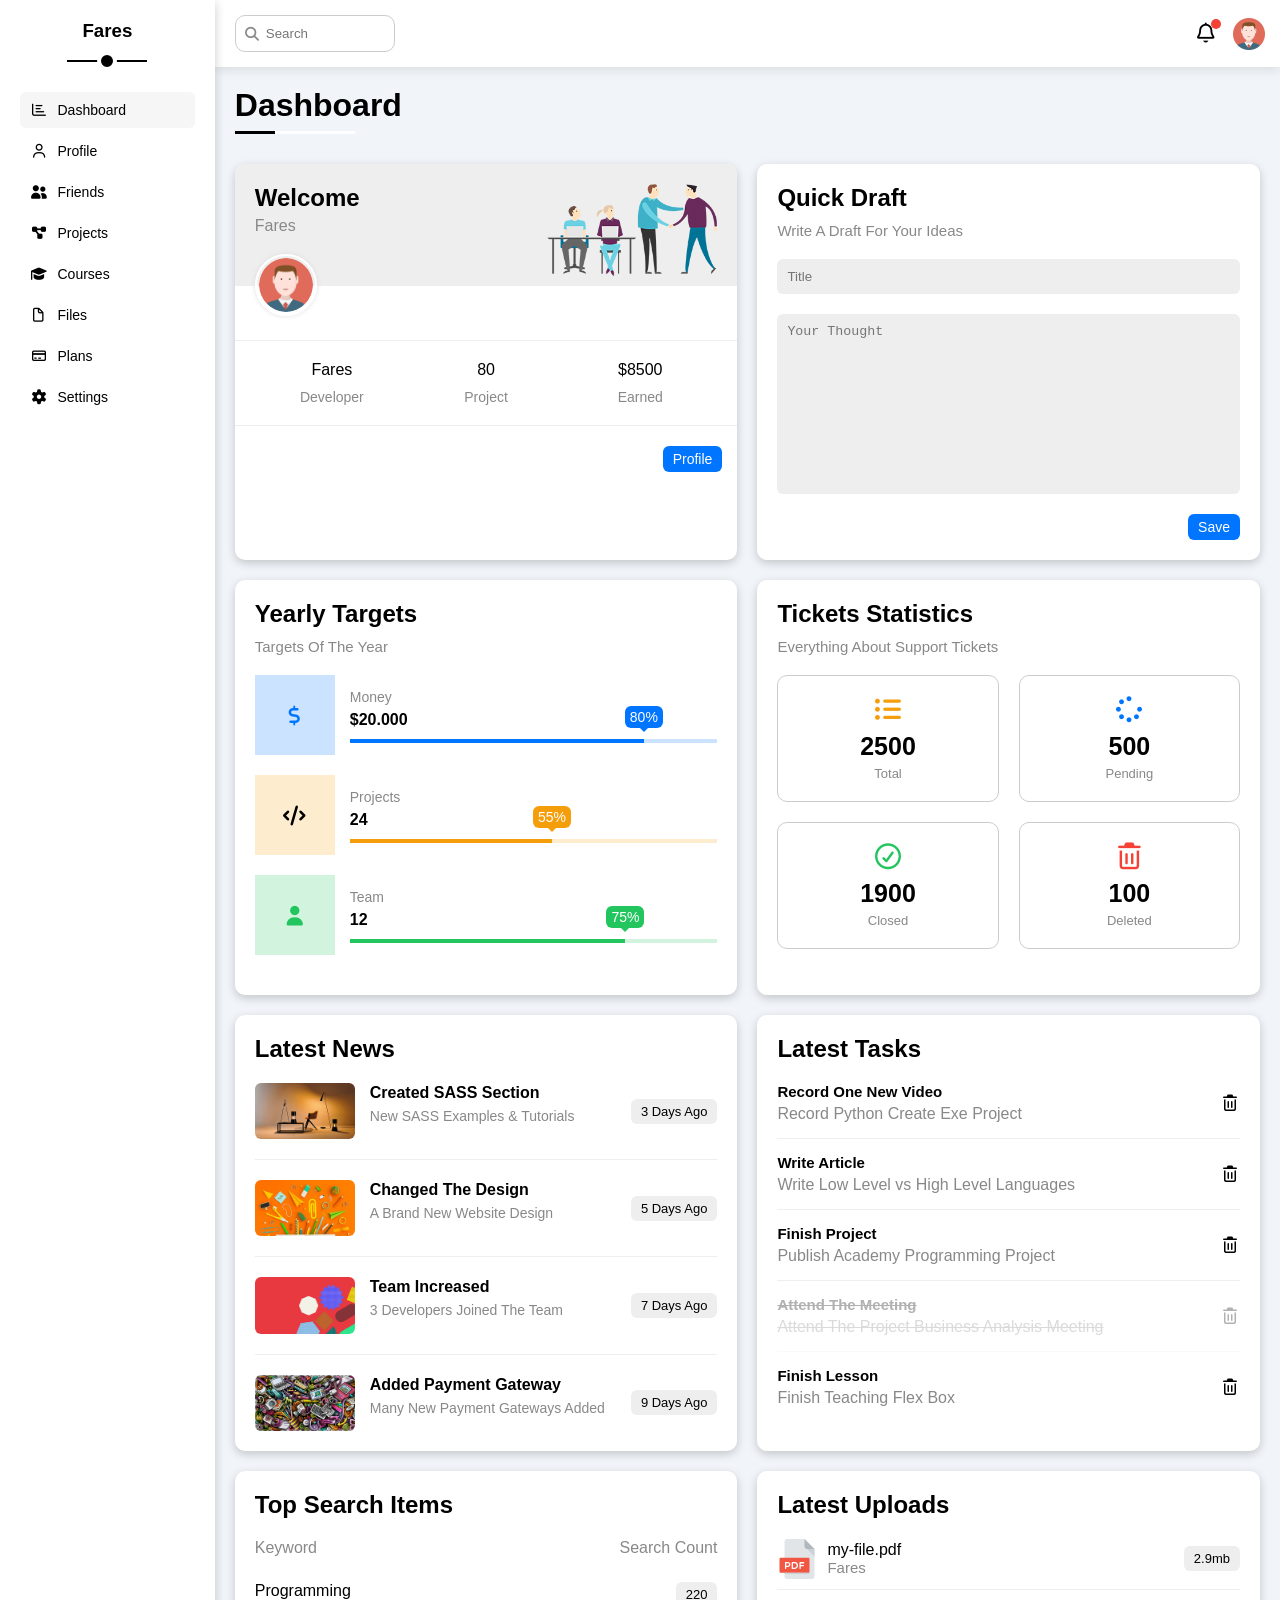
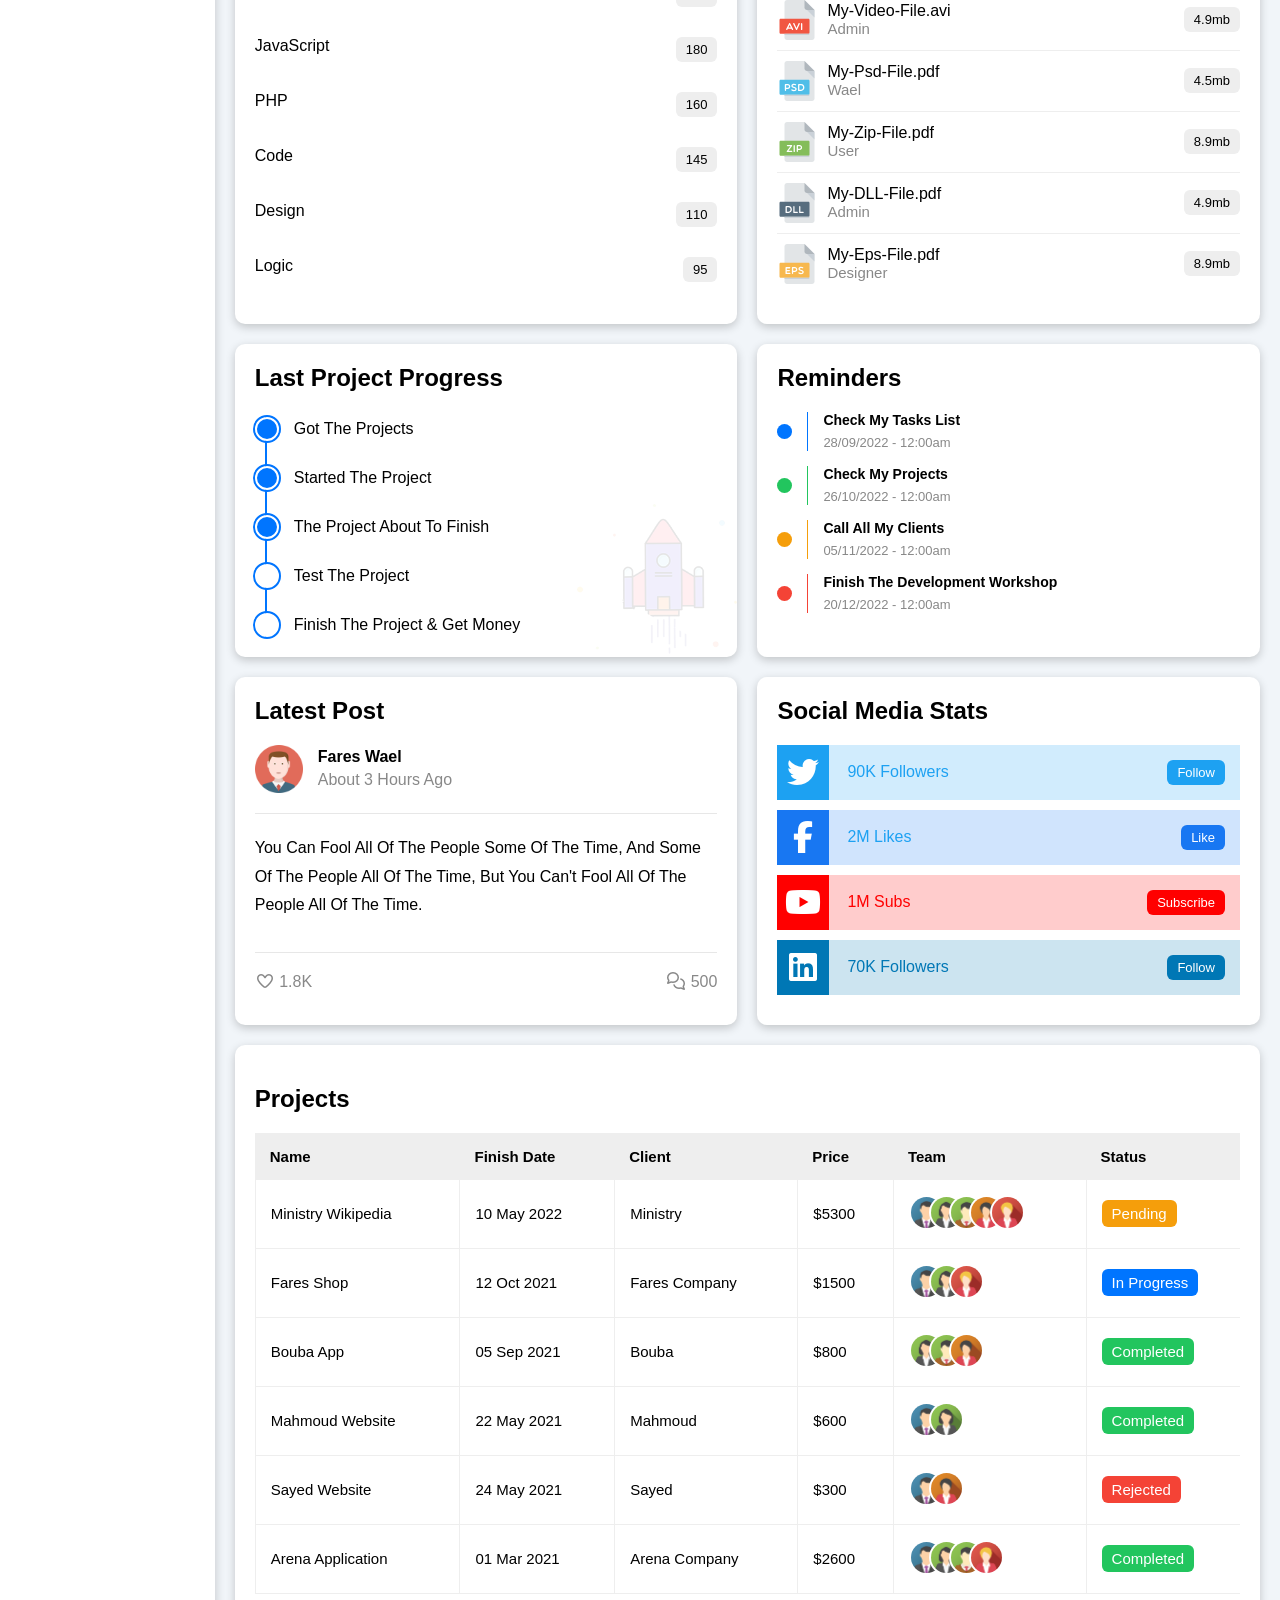
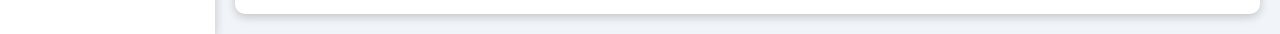
<file: index.html>
<!DOCTYPE html>
<html lang="en">
  <head>
    <meta charset="UTF-8">
    <meta http-equiv="X-UA-Compatible" content="IE=edge">
    <meta name="viewport" content="width=device-width, initial-scale=1.0">
    <link rel="stylesheet" href="css/all.min.css">
    <link rel="stylesheet" href="css/framework.css">
    <link rel="stylesheet" href="css/master.css">
    <link rel="preconnect" href="https://fonts.googleapis.com">
    <link rel="preconnect" href="https://fonts.gstatic.com" crossorigin>
    <link href="https://fonts.googleapis.com/css2?family=Open+Sans:ital,wght@0,300..800;1,300..800&display=swap" rel="stylesheet">
    <title>Dashboard</title>
  </head>
  <body>
    <!-- start page -->
    <div class="page d-flex">
      <!-- start sidebar -->
      <div class="sidebar box-shadow bg-white p-20 p-rel">
        <h3 class="p-rel txt-c mt-0">Fares</h3>
        <ul>
          <li>
            <a class="active d-flex align-c fs-14 c-black   br-6 p-10" href="index.html">
              <i class="fa-regular fa-chart-bar fa-fw"></i>
              <span>Dashboard</span>
            </a>
          </li>
          <li>
            <a class="d-flex align-c fs-14 c-black   br-6 p-10" href="profile.html">
              <i class="fa-regular fa-user"></i>
              <span>Profile</span>
            </a>
          </li>
          <li>
            <a class="d-flex align-c fs-14 c-black   br-6 p-10" href="friends.html">
              <i class="fa-solid fa-user-group"></i>
              <span>Friends</span>
            </a>
          </li>
          <li>
            <a class="d-flex align-c fs-14 c-black   br-6 p-10" href="projects.html">
              <i class="fa-solid fa-diagram-project"></i>
              <span>Projects</span>
            </a>
          </li>
          <li>
            <a class="d-flex align-c fs-14 c-black   br-6 p-10" href="courses.html">
              <i class="fa-solid fa-graduation-cap"></i>
              <span>Courses</span>
            </a>
          </li>
          <li>
            <a class="d-flex align-c fs-14 c-black   br-6 p-10" href="files.html">
              <i class="fa-regular fa-file"></i>
              <span>Files</span>
            </a>
          </li>
          <li>
            <a class="d-flex align-c fs-14 c-black   br-6 p-10" href="plans.html">
              <i class="fa-regular fa-credit-card"></i>
              <span>Plans</span>
            </a>
          </li>
          <li>
            <a class="d-flex align-c fs-14 c-black   br-6 p-10" href="settings.html">
              <i class="fa-solid fa-gear"></i>
              <span>Settings</span>
            </a>
          </li>
        </ul>
      </div>
      <!-- end sidebar -->
      <!-- start content -->
      <div class="content w-full">
        <!-- start head -->
        <div class="head box-shadow-head p-15 bg-white between-flex">
          <div class="search p-rel">
            <input class="p-10" type="search" placeholder="Search">
          </div>
          <div class="icons d-flex align-c">
            <span class="notification p-rel">
              <i class="fa-regular fa-bell fa-lg"></i>
            </span>
            <img src="image/avatar.png" alt="">
          </div>
        </div>
        <!-- end head -->
        <h1 class="p-rel">Dashboard</h1>
        <!-- start widget -->
        <div class="wrapper d-grid gap-20">
          <!-- start welcome widget -->
          <div class="welcome box-shadow bg-white br-10 txt-c-mobile block-mobile">
            <div class="intro p-20 d-flex s-b bg-eee">
              <div>
                <h2 class="m-0">Welcome</h2>
                <p class="c-grey mt-5">
                  Fares
                </p>
              </div>
              <img class="hide-mobile" src="image/welcome.png" alt="">
            </div>
            <img class="avatar" src="image/avatar.png">
            <div class="body txt-c d-flex p-20 mt-20 mb-20">
              <div>
                Fares
                <span class="d-block c-grey fs-14 mt-10">
                  Developer
                </span>
              </div>
              <div>
                80
                <span class="d-block c-grey fs-14 mt-10">
                  Project
                </span>
              </div>
              <div>
                $8500
                <span class="d-block c-grey fs-14 mt-10">
                  Earned
                </span>
              </div>
            </div>
            <a href="profile.html" class="visit d-block fs-14 br-6 bg-blue c-white w-fit btn-shape">
              Profile
            </a>
          </div>
          <!-- end welcome widget -->
          <!-- start quick draft widget -->
          <div class="quick-draft box-shadow p-20 bg-white br-10">
            <h2 class="mt-0 mb-10">
              Quick Draft
            </h2>
            <p class="mt-0 mb-20 c-grey fs-15">
              Write A Draft For Your Ideas
            </p>
            <form>
              <input type="text" placeholder="Title" class="title d-block mb-20 w-full p-10 b-none bg-eee br-6">
              <textarea class="d-block mb-20 w-full p-10 b-none bg-eee br-6" placeholder="Your Thought"></textarea>
              <input class="save d-block bg-blue fs-14 c-white b-none w-fit btn-shape" type="submit" value="Save">
            </form>
          </div>
          <!-- end quick draft widget -->
          <!-- start Targets widget -->
          <div class="targets box-shadow p-20 bg-white br-10">
            <h2 class="mt-0 mb-10">Yearly Targets</h2>
            <p class="mt-0 mb-20 fs-15 c-grey">
              Targets Of The Year
            </p>
            <div class="target-row mb-20 blue c-flex">
              <div class="icon c-flex">
                <i class="fa-solid fa-dollar-sign fa-lg c-blue"></i>
              </div>
              <div class="details">
                <span class="fs-14 c-grey">
                  Money
                </span>
                <span class="d-block mt-5 mb-10 fw-bold">
                  $20.000
                </span>
                <div class="progress p-rel">
                  <span class="bg-blue blue" style="width: 80%;">
                    <span class="bg-blue">
                      80%
                    </span>
                  </span>
                </div>
              </div>
            </div>
            <div class="target-row mb-20 orange c-flex">
              <div class="icon c-flex">
                <i class="fa-solid fa-code fa-lg c-orang"></i>
              </div>
              <div class="details">
                <span class="fs-14 c-grey">
                  Projects
                </span>
                <span class="d-block mt-5 mb-10 fw-bold">
                  24
                </span>
                <div class="progress p-rel">
                  <span class="bg-orange orange" style="width: 55%;">
                    <span class="bg-orange">
                      55%
                    </span>
                  </span>
                </div>
              </div>
            </div>
            <div class="target-row mb-20 green c-flex">
              <div class="icon c-flex">
                <i class="fa-solid fa-user fa-lg c-green"></i>
              </div>
              <div class="details">
                <span class="fs-14 c-grey">
                  Team
                </span>
                <span class="d-block mt-5 mb-10 fw-bold">
                  12
                </span>
                <div class="progress p-rel">
                  <span class="bg-green green" style="width: 75%;">
                    <span class="bg-green">
                      75%
                    </span>
                  </span>
                </div>
              </div>
            </div>
          </div>
          <!-- end Targets widget -->
          <!-- start ticket widget -->
          <div class="ticket box-shadow br-10 bg-white p-20">
            <h2 class="mt-0 mb-10">Tickets Statistics</h2>
            <p class="mt-0 mb-20 c-grey fs-15">
              Everything About Support Tickets
            </p>
            <div class="d-flex f-wrap gap-20 txt-c">
              <div class="box p-20 br-10 fs-13 c-grey">
                <i class="fa-solid fa-list-ul fa-2x mb-10 c-orange"></i>
                <span class="d-block c-black fw-bold fs-25 mb-5">
                  2500
                </span>
                Total
              </div>
              <div class="box p-20 br-10 fs-13 c-grey">
                <i class="fa-solid fa-spinner fa-2x mb-10 c-blue"></i>
                <span class="d-block c-black fw-bold fs-25 mb-5">
                  500
                </span>
                Pending
              </div>
              <div class="box p-20 br-10 fs-13 c-grey">
                <i class="fa-regular fa-circle-check  fa-2x mb-10 c-green"></i>
                <span class="d-block c-black fw-bold fs-25 mb-5">
                  1900
                </span>
                Closed
              </div>
              <div class="box p-20 br-10 fs-13 c-grey">
                <i class="fa-regular fa-trash-can fa-2x mb-10 c-red"></i>
                <span class="d-block c-black fw-bold fs-25 mb-5">
                  100
                </span>
                Deleted
              </div>
            </div>
          </div>
          <!-- end ticket widget -->
          <!-- start latest news widget -->
          <div class="latest-news box-shadow p-20 bg-white br-10 txt-c-mobile">
            <h2 class="mt-0 mb-20">
              Latest News
            </h2>
            <div class="news-box d-flex align-c">
              <img src="image/news-01.png" alt="">
              <div class="info">
                <h3>
                  Created SASS Section
                </h3>
                <p class="mt-0 fs-14 c-grey">
                  New SASS Examples & Tutorials
                </p>
              </div>
              <div class="btn-shape bg-eee fs-13 label">
                3 Days Ago
              </div>
            </div>
            <div class="news-box d-flex align-c">
              <img src="image/news-02.png" alt="">
              <div class="info">
                <h3>
                  Changed The Design
                </h3>
                <p class="mt-0 fs-14 c-grey">
                  A Brand New Website Design
                </p>
              </div>
              <div class="btn-shape bg-eee fs-13 label">
                5 Days Ago
              </div>
            </div>
            <div class="news-box d-flex align-c">
              <img src="image/news-03.png" alt="">
              <div class="info">
                <h3>
                  Team Increased
                </h3>
                <p class="mt-0 fs-14 c-grey">
                  3 Developers Joined The Team
                </p>
              </div>
              <div class="btn-shape bg-eee fs-13 label">
                7 Days Ago
              </div>
            </div>
            <div class="news-box d-flex align-c">
              <img src="image/news-04.png" alt="">
              <div class="info">
                <h3>
                  Added Payment Gateway
                </h3>
                <p class="mt-0 fs-14 c-grey">
                  Many New Payment Gateways Added
                </p>
              </div>
              <div class="btn-shape bg-eee fs-13 label">
                9 Days Ago
              </div>
            </div>
          </div>
          <!-- end latest news widget -->
          <!-- start task widget -->
          <div class="task box-shadow p-20 bg-white br-10">
            <h2 class="mt-0 mb-20">
              Latest Tasks
            </h2>
            <div class="task-box between-flex">
              <div class="info">
                <h3 class="mt-0 mb-5 fs-15">
                  Record One New Video
                </h3>
                <p class="m-0 c-grey">
                  Record Python Create Exe Project
                </p>
              </div>
              <i class="fa-regular fa-trash-can delete"></i>
            </div>
            <div class="task-box between-flex">
              <div class="info">
                <h3 class="mt-0 mb-5 fs-15">
                  Write Article
                </h3>
                <p class="m-0 c-grey">
                  Write Low Level vs High Level Languages
                </p>
              </div>
              <i class="fa-regular fa-trash-can delete"></i>
            </div>
            <div class="task-box between-flex">
              <div class="info">
                <h3 class="mt-0 mb-5 fs-15">
                  Finish Project
                </h3>
                <p class="m-0 c-grey">
                  Publish Academy Programming Project
                </p>
              </div>
              <i class="fa-regular fa-trash-can delete"></i>
            </div>
            <div class="task-box between-flex done">
              <div class="info">
                <h3 class="mt-0 mb-5 fs-15">
                  Attend The Meeting
                </h3>
                <p class="m-0 c-grey">
                  Attend The Project Business Analysis Meeting
                </p>
              </div>
              <i class="fa-regular fa-trash-can delete"></i>
            </div>
            <div class="task-box between-flex">
              <div class="info">
                <h3 class="mt-0 mb-5 fs-15">
                  Finish Lesson
                </h3>
                <p class="m-0 c-grey">
                  Finish Teaching Flex Box
                </p>
              </div>
              <i class="fa-regular fa-trash-can delete"></i>
            </div>
          </div>
          <!-- end task widget -->
          <!-- start top search word widget -->
          <div class="search-item box-shadow p-20 bg-white br-10">
            <h2 class="mt-0 mb-20">
              Top Search Items
            </h2>
            <div class="item-head d-flex s-b c-grey mb-10">
              <div>Keyword</div>
              <div>Search Count</div>
            </div>
            <div class="item d-flex s-b pt-15 pb-15">
              <span>Programming</span>
              <span class="btn-shape fs-13 bg-eee">
                220
              </span>
            </div>
            <div class="item d-flex s-b pt-15 pb-15">
              <span>JavaScript</span>
              <span class="btn-shape fs-13 bg-eee">
                180
              </span>
            </div>
            <div class="item d-flex s-b pt-15 pb-15">
              <span>PHP</span>
              <span class="btn-shape fs-13 bg-eee">
                160
              </span>
            </div>
            <div class="item d-flex s-b pt-15 pb-15">
              <span>Code</span>
              <span class="btn-shape fs-13 bg-eee">
                145
              </span>
            </div>
            <div class="item d-flex s-b pt-15 pb-15">
              <span>Design</span>
              <span class="btn-shape fs-13 bg-eee">
                110
              </span>
            </div>
            <div class="item d-flex s-b pt-15 pb-15">
              <span>Logic</span>
              <span class="btn-shape fs-13 bg-eee">
                95
              </span>
            </div>
          </div>
          <!-- end top search word widget -->
          <!-- start latest upload widget  -->
          <div class="latest-upload box-shadow bg-white p-20 br-10">
            <h2 class="mt-0 mb-20">Latest Uploads</h2>
            <ul class="m-0">
              <li class="pb-10 mb-10 between-flex">
                <div class="d-flex align-c">
                  <img class="mr-10" src="image/pdf.svg" alt="">
                  <div>
                    <span class="d-block">
                      my-file.pdf
                    </span>
                    <span class="c-grey fs-15">
                      Fares
                    </span>
                  </div>
                </div>
                <div class="bg-eee btn-shape fs-13">
                  2.9mb
                </div>
              </li>
              <li class="pb-10 mb-10 between-flex">
                <div class="d-flex align-c">
                  <img class="mr-10" src="image/avi.svg" alt="">
                  <div>
                    <span class="d-block">
                      My-Video-File.avi
                    </span>
                    <span class="c-grey fs-15">
                      Admin
                    </span>
                  </div>
                </div>
                <div class="bg-eee btn-shape fs-13">
                  4.9mb
                </div>
              </li>
              <li class="pb-10 mb-10 between-flex">
                <div class="d-flex align-c">
                  <img class="mr-10" src="image/psd.svg" alt="">
                  <div>
                    <span class="d-block">
                      My-Psd-File.pdf
                    </span>
                    <span class="c-grey fs-15">
                      Wael
                    </span>
                  </div>
                </div>
                <div class="bg-eee btn-shape fs-13">
                  4.5mb
                </div>
              </li>
              <li class="pb-10 mb-10 between-flex">
                <div class="d-flex align-c">
                  <img class="mr-10" src="image/zip.svg" alt="">
                  <div>
                    <span class="d-block">
                      My-Zip-File.pdf
                    </span>
                    <span class="c-grey fs-15">
                      User
                    </span>
                  </div>
                </div>
                <div class="bg-eee btn-shape fs-13">
                  8.9mb
                </div>
              </li>
              <li class="pb-10 mb-10 between-flex">
                <div class="d-flex align-c">
                  <img class="mr-10" src="image/dll.svg" alt="">
                  <div>
                    <span class="d-block">
                      My-DLL-File.pdf
                    </span>
                    <span class="c-grey fs-15">
                      Admin
                    </span>
                  </div>
                </div>
                <div class="bg-eee btn-shape fs-13">
                  4.9mb
                </div>
              </li>
              <li class="pb-10 mb-10 between-flex">
                <div class="d-flex align-c">
                  <img class="mr-10" src="image/eps.svg" alt="">
                  <div>
                    <span class="d-block">
                      My-Eps-File.pdf
                    </span>
                    <span class="c-grey fs-15">
                      Designer
                    </span>
                  </div>
                </div>
                <div class="bg-eee btn-shape fs-13">
                  8.9mb
                </div>
              </li>
            </ul>
          </div>
          <!-- end latest upload widget  -->
          <!-- start last project progress widget -->
          <div class="last-project box-shadow bg-white p-20 br-10 p-rel">
            <h2 class="mt-0 mb-20">
              Last Project Progress
            </h2>
            <ul class="p-rel m-0">
              <li class="mt-25 d-flex align-c done">
                  Got The Projects
              </li>
              <li class="mt-25 d-flex align-c done">
                Started The Project
              </li>
              <li class="mt-25 d-flex align-c done">
                The Project About To Finish
              </li>
              <li class="mt-25 d-flex align-c current">
                Test The Project
              </li>
              <li class="mt-25 d-flex align-c">
                Finish The Project & Get Money
              </li>
            </ul>
            <img class="launch-icon hide-mobile" src="image/project.png" alt="">
          </div>
          <!-- end last project progress widget -->
          <!-- start reminder widget -->
          <div class="reminder box-shadow p-20 bg-white br-10 p-rel">
            <h2 class="mt-0 mb-25">Reminders</h2>
            <ul class="m-0">
              <li class="d-flex align-c mt-15">
                <span class="key bg-blue mr-15 d-block br-full"></span>
                <div class="pl-15 blue">
                  <p class="fs-14 fw-bold mt-0 mb-5">
                    Check My Tasks List
                  </p>
                  <span class="fs-13 c-grey">
                    28/09/2022 - 12:00am
                  </span>
                </div>
              </li>
              <li class="d-flex align-c mt-15">
                <span class="key bg-green mr-15 d-block br-full"></span>
                <div class="pl-15 green">
                  <p class="fs-14 fw-bold mt-0 mb-5">
                    Check My Projects
                  </p>
                  <span class="fs-13 c-grey">
                    26/10/2022 - 12:00am
                  </span>
                </div>
              </li>
              <li class="d-flex align-c mt-15">
                <span class="key bg-orange mr-15 d-block br-full"></span>
                <div class="pl-15 orange">
                  <p class="fs-14 fw-bold mt-0 mb-5">
                    Call All My Clients
                  </p>
                  <span class="fs-13 c-grey">
                    05/11/2022 - 12:00am
                  </span>
                </div>
              </li>
              <li class="d-flex align-c mt-15">
                <span class="key bg-red mr-15 d-block br-full"></span>
                <div class="pl-15 red">
                  <p class="fs-14 fw-bold mt-0 mb-5">
                    Finish The Development Workshop
                  </p>
                  <span class="fs-13 c-grey">
                    20/12/2022 - 12:00am
                  </span>
                </div>
              </li>
            </ul>
          </div>
          <!-- end reminder widget -->
          <!-- start latest post widget -->
          <div class="latest-post box-shadow p-20 bg-white br-10">
            <h2 class="mt-0 mb-20">Latest Post</h2>
            <div class="top d-flex align-c">
              <img class="avatar mr-15" src="image/avatar.png">
              <div class="info">
                <span class="d-block mb-5 fw-bold">
                  Fares Wael
                </span>
                <span class="c-grey">
                  About 3 Hours Ago
                </span>
              </div>
            </div>
            <div class="post-content txt-c-mobile pt-20 pb-20 mt-20 mb-20">
              You can fool all of the people some of the time, and some of the people all of the time, but you can't fool all of the people all of the time.
            </div>
            <div class="post-stats between-flex c-grey">
              <div>
                <i class="fa-regular fa-heart"></i>
                <span>1.8K</span>
              </div>
              <div>
                <i class="fa-regular fa-comments"></i>
                <span>500</span>
              </div>
            </div>
          </div>
          <!-- end latest post widget -->
          <!-- start social media stats widget -->
          <div class="social-media box-shadow p-20 bg-white br-10">
            <h2 class="mt-0 mb-20">Social Media Stats</h2>
            <div class="box twitter p-15 p-rel mb-10 between-flex">
              <i class="fa-brands fa-twitter fa-2x c-white h-full c-flex"></i>
              <span>90K Followers</span>
              <a class="fs-13 btn-shape c-white" href="#">
                Follow
              </a>
            </div>
            <div class="box facebook p-15 p-rel mb-10 between-flex">
              <i class="fa-brands fa-facebook-f fa-2x c-white h-full c-flex"></i>
              <span>2M Likes</span>
              <a class="fs-13 btn-shape c-white" href="#">
                Like
              </a>
            </div>
            <div class="box youtube p-15 p-rel mb-10 between-flex">
              <i class="fa-brands fa-youtube fa-2x c-white h-full c-flex"></i>
              <span>1M Subs</span>
              <a class="fs-13 btn-shape c-white" href="#">
                Subscribe
              </a>
            </div>
            <div class="box linkedin p-15 p-rel mb-10 between-flex">
              <i class="fa-brands fa-linkedin fa-2x c-white h-full c-flex"></i>
              <span>70K Followers</span>
              <a class="fs-13 btn-shape c-white" href="#">
                Follow
              </a>
            </div>
          </div>
          <!-- end social media stats widget -->
        </div>
        <!-- end widget -->
        <!-- start project table -->
        <div class="project p-20 br-10 m-20 bg-white box-shadow">
          <h2 class="my-0 mb-20">Projects</h2>
          <div class="responsive-table">
            <table class="fs-15 w-full">
              <thead>
                <tr>
                  <td>Name</td>
                  <td>Finish Date</td>
                  <td>Client</td>
                  <td>Price</td>
                  <td>Team</td>
                  <td>Status</td>
                </tr>
              </thead>
              <tbody>
                <tr>
                  <td>Ministry Wikipedia</td>
                  <td>10 May 2022</td>
                  <td>Ministry</td>
                  <td>$5300</td>
                  <td>
                    <img src="image/team-01.png" alt="">
                    <img src="image/team-02.png" alt="">
                    <img src="image/team-03.png" alt="">
                    <img src="image/team-04.png" alt="">
                    <img src="image/team-05.png" alt="">
                  </td>
                  <td>
                    <span class="label btn-shape c-white bg-orange">Pending</span>
                  </td>
                </tr>
                <tr>
                  <td>Fares Shop</td>
                  <td>12 Oct 2021</td>
                  <td>Fares Company</td>
                  <td>$1500</td>
                  <td>
                    <img src="image/team-01.png" alt="">
                    <img src="image/team-02.png" alt="">
                    <img src="image/team-05.png" alt="">
                  </td>
                  <td>
                    <span class="label btn-shape c-white bg-blue">In Progress</span>
                  </td>
                </tr>
                <tr>
                  <td>Bouba App</td>
                  <td>05 Sep 2021</td>
                  <td>Bouba</td>
                  <td>$800</td>
                  <td>
                    <img src="image/team-02.png" alt="">
                    <img src="image/team-03.png" alt="">
                    <img src="image/team-04.png" alt="">
                  </td>
                  <td>
                    <span class="label btn-shape c-white bg-green">Completed</span>
                  </td>
                </tr>
                <tr>
                  <td>Mahmoud Website</td>
                  <td>22 May 2021</td>
                  <td>Mahmoud</td>
                  <td>	$600</td>
                  <td>
                    <img src="image/team-01.png" alt="">
                    <img src="image/team-02.png" alt="">
                  </td>
                  <td>
                    <span class="label btn-shape c-white bg-green">Completed</span>
                  </td>
                </tr>
                <tr>
                  <td>Sayed Website</td>
                  <td>24 May 2021</td>
                  <td>Sayed</td>
                  <td>$300</td>
                  <td>
                    <img src="image/team-01.png" alt="">
                    <img src="image/team-04.png" alt="">
                  </td>
                  <td>
                    <span class="label btn-shape c-white bg-red">Rejected</span>
                  </td>
                </tr>
                <tr>
                  <td>Arena Application</td>
                  <td>01 Mar 2021</td>
                  <td>Arena Company</td>
                  <td>$2600</td>
                  <td>
                    <img src="image/team-01.png" alt="">
                    <img src="image/team-02.png" alt="">
                    <img src="image/team-03.png" alt="">
                    <img src="image/team-05.png" alt="">
                  </td>
                  <td>
                    <span class="label btn-shape c-white bg-green">Completed</span>
                  </td>
                </tr>
              </tbody>
            </table>
          </div>
        </div>
        <!-- end project table -->
      </div>
      <!-- end content -->
    </div>
    <!-- end page -->
  </body>
</html>
</file>
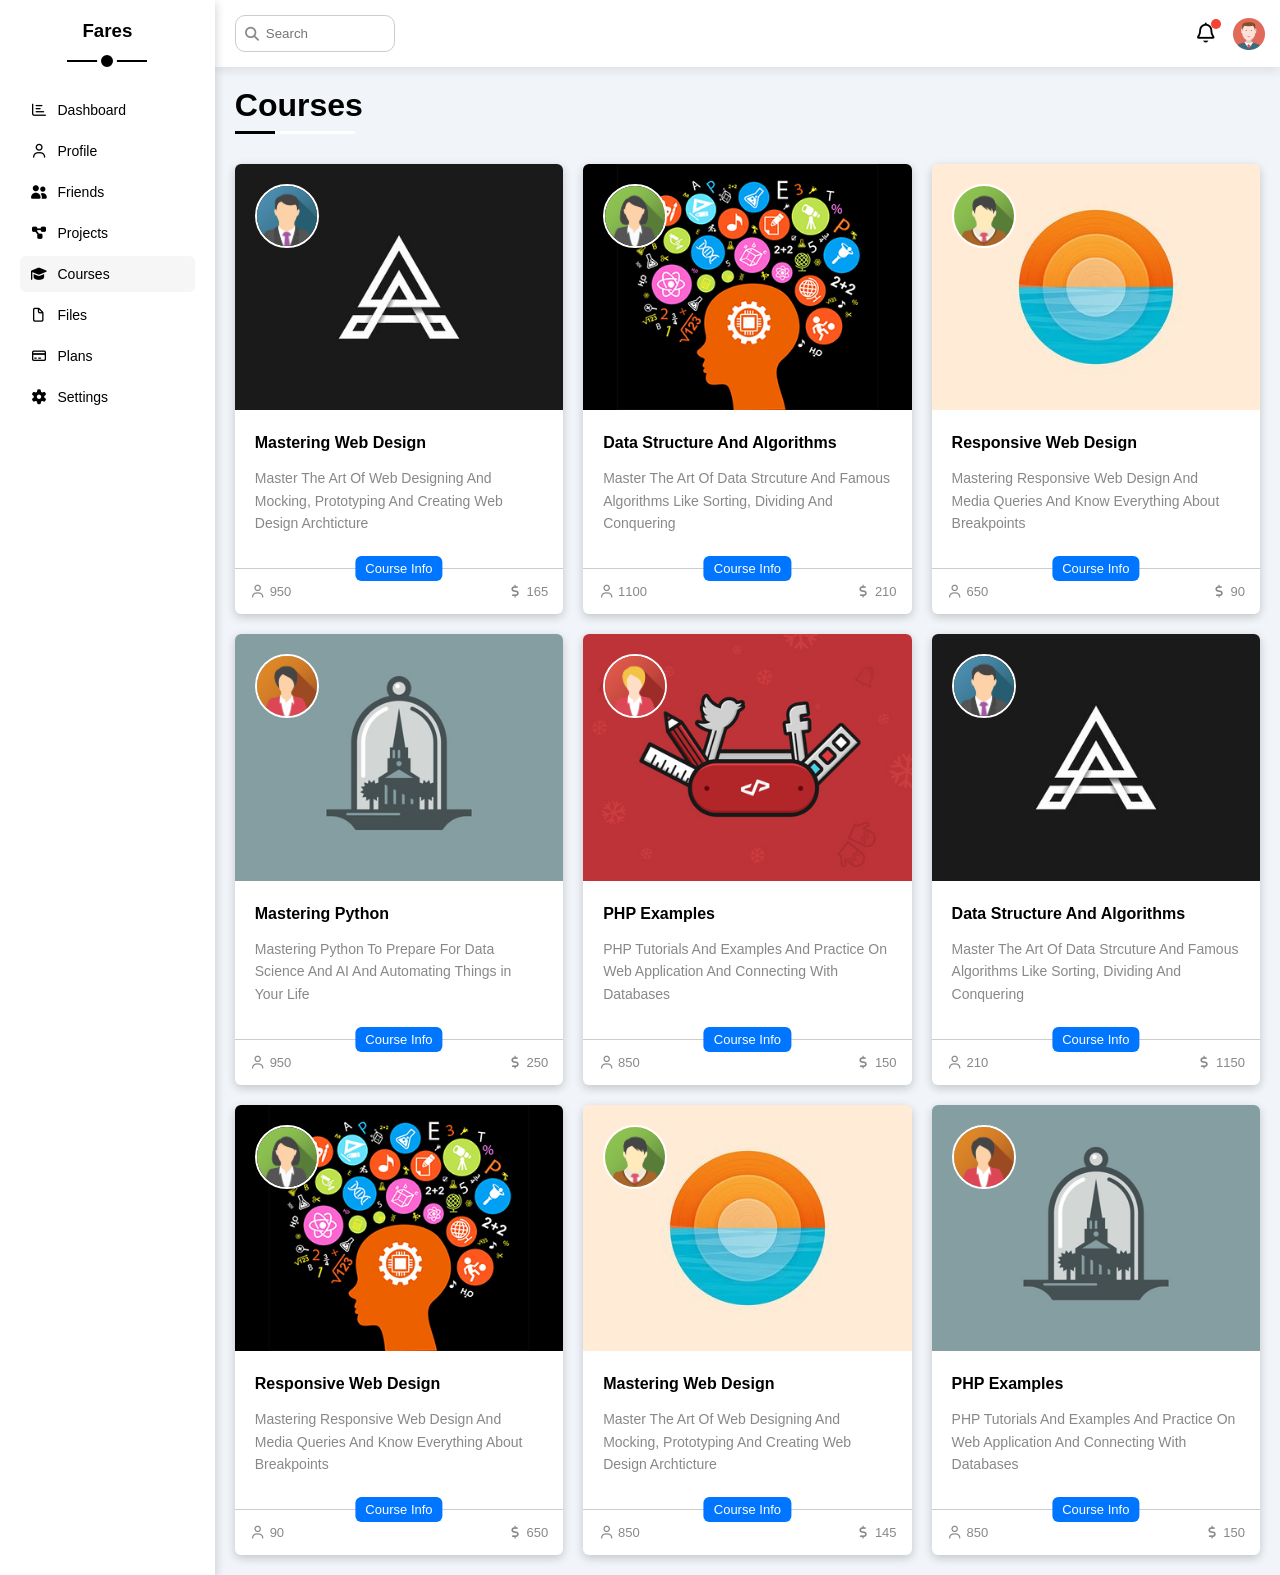
<file: courses.html>
<!DOCTYPE html>
<html lang="en">
  <head>
  <meta charset="UTF-8">
  <meta http-equiv="X-UA-Compatible" content="IE=edge">
  <meta name="viewport" content="width=device-width, initial-scale=1.0">
  <link rel="stylesheet" href="css/all.min.css">
  <link rel="stylesheet" href="css/framework.css">
  <link rel="stylesheet" href="css/master.css">
  <link rel="preconnect" href="https://fonts.googleapis.com">
  <link rel="preconnect" href="https://fonts.gstatic.com" crossorigin>
  <link href="https://fonts.googleapis.com/css2?family=Open+Sans:ital,wght@0,300..800;1,300..800&display=swap" rel="stylesheet">
  <title>Courses</title>
</head>
<body>
  <!-- start page -->
  <div class="page d-flex">
    <!-- start sidebar -->
    <div class="sidebar box-shadow bg-white p-20 p-rel">
      <h3 class="p-rel txt-c mt-0">Fares</h3>
      <ul>
        <li>
          <a class="d-flex align-c fs-14 c-black   br-6 p-10" href="index.html">
            <i class="fa-regular fa-chart-bar fa-fw"></i>
            <span>Dashboard</span>
          </a>
        </li>
        <li>
          <a class="d-flex align-c fs-14 c-black   br-6 p-10" href="profile.html">
            <i class="fa-regular fa-user"></i>
            <span>Profile</span>
          </a>
        </li>
        <li>
          <a class="d-flex align-c fs-14 c-black   br-6 p-10" href="friends.html">
            <i class="fa-solid fa-user-group"></i>
            <span>Friends</span>
          </a>
        </li>
        <li>
          <a class="d-flex align-c fs-14 c-black   br-6 p-10" href="projects.html">
            <i class="fa-solid fa-diagram-project"></i>
            <span>Projects</span>
          </a>
        </li>
        <li>
          <a class="active d-flex align-c fs-14 c-black   br-6 p-10" href="courses.html">
            <i class="fa-solid fa-graduation-cap"></i>
            <span>Courses</span>
          </a>
        </li>
        <li>
          <a class="d-flex align-c fs-14 c-black   br-6 p-10" href="files.html">
            <i class="fa-regular fa-file"></i>
            <span>Files</span>
          </a>
        </li>
        <li>
          <a class="d-flex align-c fs-14 c-black   br-6 p-10" href="plans.html">
            <i class="fa-regular fa-credit-card"></i>
            <span>Plans</span>
          </a>
        </li>
        <li>
          <a class="d-flex align-c fs-14 c-black   br-6 p-10" href="settings.html">
            <i class="fa-solid fa-gear"></i>
            <span>Settings</span>
          </a>
        </li>
      </ul>
    </div>
    <!-- end sidebar -->
    <!-- start content -->
    <div class="content w-full">
      <!-- start head -->
      <div class="head box-shadow-head p-15 bg-white between-flex">
        <div class="search p-rel">
          <input class="p-10" type="search" placeholder="Search">
        </div>
        <div class="icons d-flex align-c">
          <span class="notification p-rel">
            <i class="fa-regular fa-bell fa-lg"></i>
          </span>
          <img src="image/avatar.png" alt="">
        </div>
      </div>
      <!-- end head -->
      <h1 class="p-rel">Courses</h1>
      <!-- start courses -->
      <div class="course-page d-grid gap-20 m-20">
        <div class="course box-shadow bg-white br-6 p-rel">
          <img class="cover" src="image/course-01.jpg">
          <img class="instructor" src="image/team-01.png">
          <div class="p-20">
            <h4 class="m-0">Mastering Web Design</h4>
            <p class="des c-grey fs-14 mt-15">
              Master The Art Of Web Designing And Mocking, Prototyping And Creating Web Design Archticture
            </p>
          </div>
          <div class="info p-15 between-flex p-rel">
            <span class="title bg-blue c-white btn-shape">
              Course Info
            </span>
            <span class="c-grey">
              <i class="fa-regular fa-user"></i>
              950
            </span>
            <span class="c-grey">
              <i class="fa-solid fa-dollar-sign"></i>
              165
            </span>
          </div>
        </div>
        <div class="course box-shadow bg-white br-6 p-rel">
          <img class="cover" src="image/course-02.jpg">
          <img class="instructor" src="image/team-02.png">
          <div class="p-20">
            <h4 class="m-0">Data Structure And Algorithms</h4>
            <p class="des c-grey fs-14 mt-15">
              Master The Art Of Data Strcuture And Famous Algorithms Like Sorting, Dividing And Conquering
            </p>
          </div>
          <div class="info p-15 between-flex p-rel">
            <span class="title bg-blue c-white btn-shape">
              Course Info
            </span>
            <span class="c-grey">
              <i class="fa-regular fa-user"></i>
              1100
            </span>
            <span class="c-grey">
              <i class="fa-solid fa-dollar-sign"></i>
              210
            </span>
          </div>
        </div>
        <div class="course box-shadow bg-white br-6 p-rel">
          <img class="cover" src="image/course-03.jpg">
          <img class="instructor" src="image/team-03.png">
          <div class="p-20">
            <h4 class="m-0">Responsive Web Design</h4>
            <p class="des c-grey fs-14 mt-15">
              Mastering Responsive Web Design And Media Queries And Know Everything About Breakpoints
            </p>
          </div>
          <div class="info p-15 between-flex p-rel">
            <span class="title bg-blue c-white btn-shape">
              Course Info
            </span>
            <span class="c-grey">
              <i class="fa-regular fa-user"></i>
              650
            </span>
            <span class="c-grey">
              <i class="fa-solid fa-dollar-sign"></i>
              90
            </span>
          </div>
        </div>
        <div class="course box-shadow bg-white br-6 p-rel">
          <img class="cover" src="image/course-04.jpg">
          <img class="instructor" src="image/team-04.png">
          <div class="p-20">
            <h4 class="m-0">Mastering Python</h4>
            <p class="des c-grey fs-14 mt-15">
              Mastering Python To Prepare For Data Science And AI And Automating Things in Your Life
            </p>
          </div>
          <div class="info p-15 between-flex p-rel">
            <span class="title bg-blue c-white btn-shape">
              Course Info
            </span>
            <span class="c-grey">
              <i class="fa-regular fa-user"></i>
              950
            </span>
            <span class="c-grey">
              <i class="fa-solid fa-dollar-sign"></i>
              250
            </span>
          </div>
        </div>
        <div class="course box-shadow bg-white br-6 p-rel">
          <img class="cover" src="image/course-05.jpg">
          <img class="instructor" src="image/team-05.png">
          <div class="p-20">
            <h4 class="m-0">PHP Examples</h4>
            <p class="des c-grey fs-14 mt-15">
              PHP Tutorials And Examples And Practice On Web Application And Connecting With Databases
            </p>
          </div>
          <div class="info p-15 between-flex p-rel">
            <span class="title bg-blue c-white btn-shape">
              Course Info
            </span>
            <span class="c-grey">
              <i class="fa-regular fa-user"></i>
              850
            </span>
            <span class="c-grey">
              <i class="fa-solid fa-dollar-sign"></i>
              150
            </span>
          </div>
        </div>
        <div class="course box-shadow bg-white br-6 p-rel">
          <img class="cover" src="image/course-01.jpg">
          <img class="instructor" src="image/team-01.png">
          <div class="p-20">
            <h4 class="m-0">Data Structure And Algorithms</h4>
            <p class="des c-grey fs-14 mt-15">
              Master The Art Of Data Strcuture And Famous Algorithms Like Sorting, Dividing And Conquering
            </p>
          </div>
          <div class="info p-15 between-flex p-rel">
            <span class="title bg-blue c-white btn-shape">
              Course Info
            </span>
            <span class="c-grey">
              <i class="fa-regular fa-user"></i>
              210
            </span>
            <span class="c-grey">
              <i class="fa-solid fa-dollar-sign"></i>
              1150
            </span>
          </div>
        </div>
        <div class="course box-shadow bg-white br-6 p-rel">
          <img class="cover" src="image/course-02.jpg">
          <img class="instructor" src="image/team-02.png">
          <div class="p-20">
            <h4 class="m-0">Responsive Web Design</h4>
            <p class="des c-grey fs-14 mt-15">
              Mastering Responsive Web Design And Media Queries And Know Everything About Breakpoints
            </p>
          </div>
          <div class="info p-15 between-flex p-rel">
            <span class="title bg-blue c-white btn-shape">
              Course Info
            </span>
            <span class="c-grey">
              <i class="fa-regular fa-user"></i>
              90
            </span>
            <span class="c-grey">
              <i class="fa-solid fa-dollar-sign"></i>
              650
            </span>
          </div>
        </div>
        <div class="course box-shadow bg-white br-6 p-rel">
          <img class="cover" src="image/course-03.jpg">
          <img class="instructor" src="image/team-03.png">
          <div class="p-20">
            <h4 class="m-0">Mastering Web Design</h4>
            <p class="des c-grey fs-14 mt-15">
              Master The Art Of Web Designing And Mocking, Prototyping And Creating Web Design Archticture
            </p>
          </div>
          <div class="info p-15 between-flex p-rel">
            <span class="title bg-blue c-white btn-shape">
              Course Info
            </span>
            <span class="c-grey">
              <i class="fa-regular fa-user"></i>
              850
            </span>
            <span class="c-grey">
              <i class="fa-solid fa-dollar-sign"></i>
              145
            </span>
          </div>
        </div>
        <div class="course box-shadow bg-white br-6 p-rel">
          <img class="cover" src="image/course-04.jpg">
          <img class="instructor" src="image/team-04.png">
          <div class="p-20">
            <h4 class="m-0">PHP Examples</h4>
            <p class="des c-grey fs-14 mt-15">
              PHP Tutorials And Examples And Practice On Web Application And Connecting With Databases
            </p>
          </div>
          <div class="info p-15 between-flex p-rel">
            <span class="title bg-blue c-white btn-shape">
              Course Info
            </span>
            <span class="c-grey">
              <i class="fa-regular fa-user"></i>
              850
            </span>
            <span class="c-grey">
              <i class="fa-solid fa-dollar-sign"></i>
              150
            </span>
          </div>
        </div>
      </div>
      <!-- end courses -->
    </div>
    <!-- end content -->
  </div>
  <!-- end page -->
  </body>
</html>
</file>
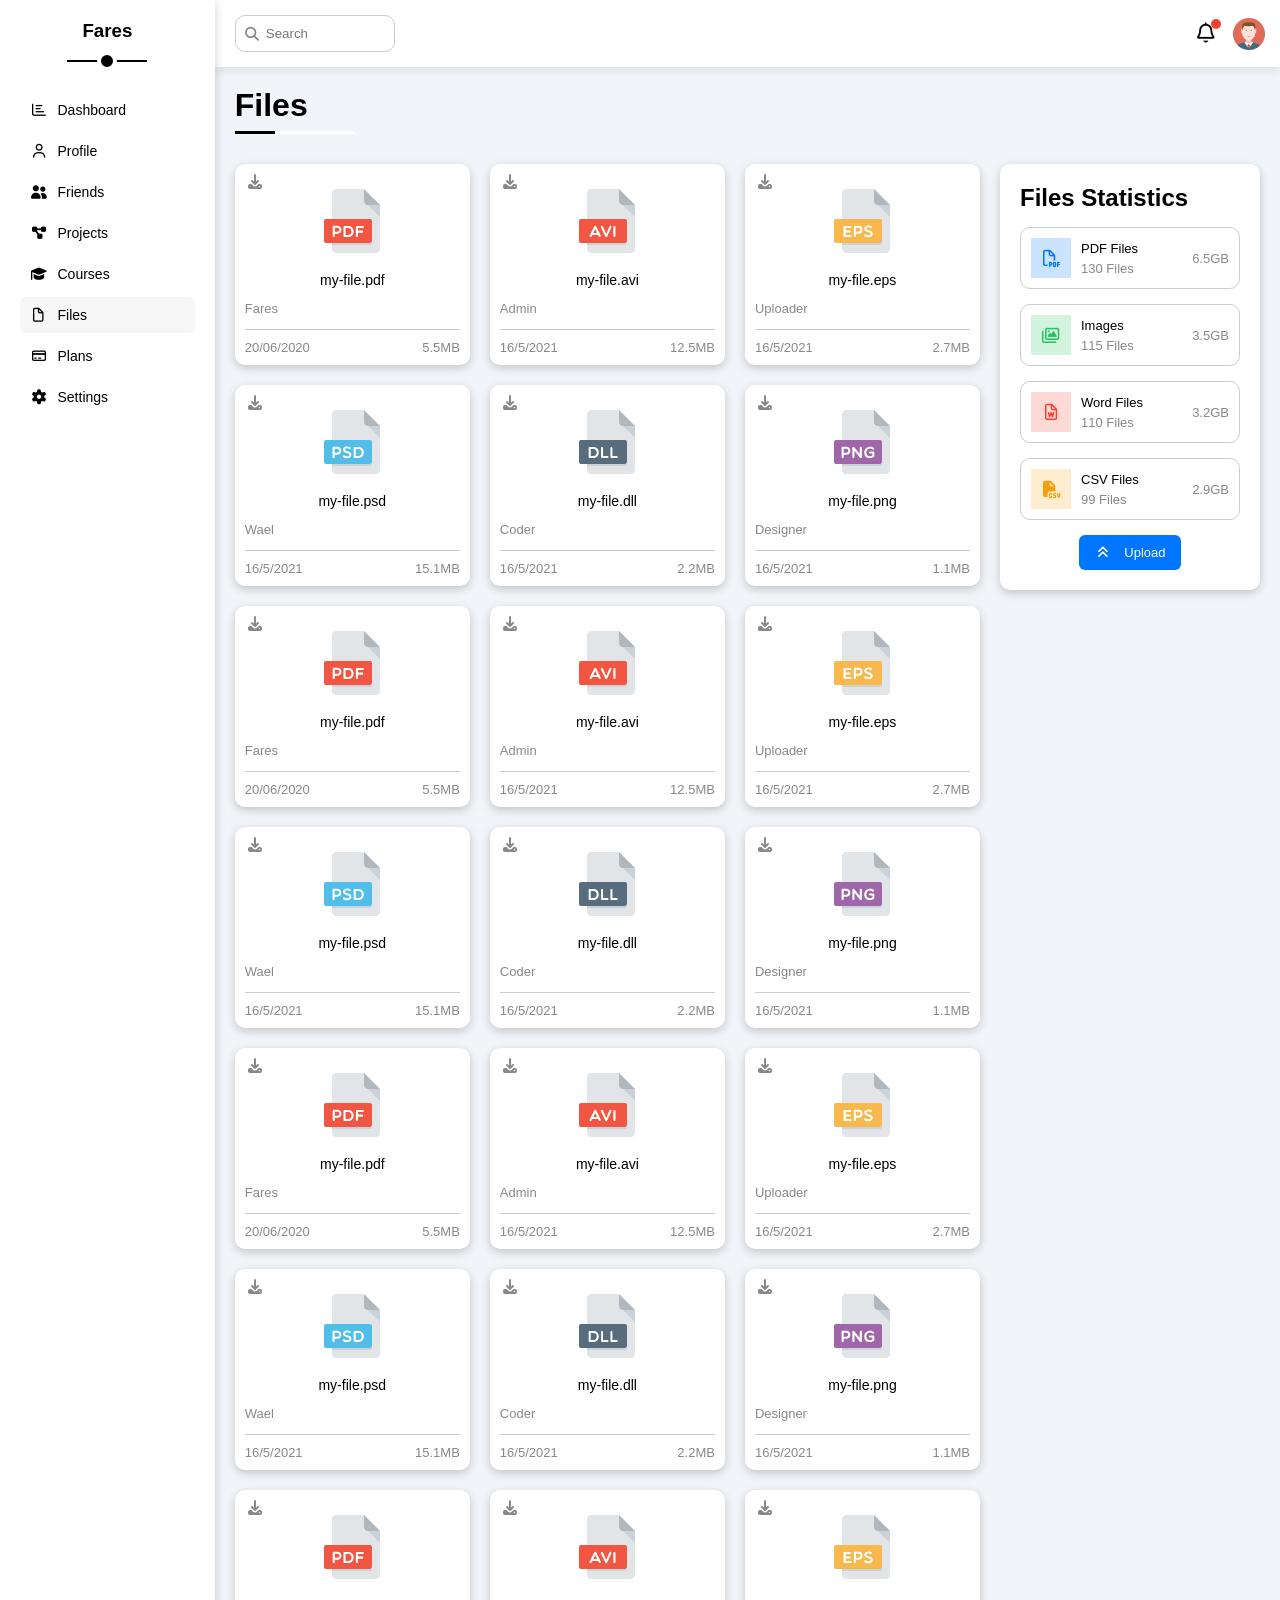
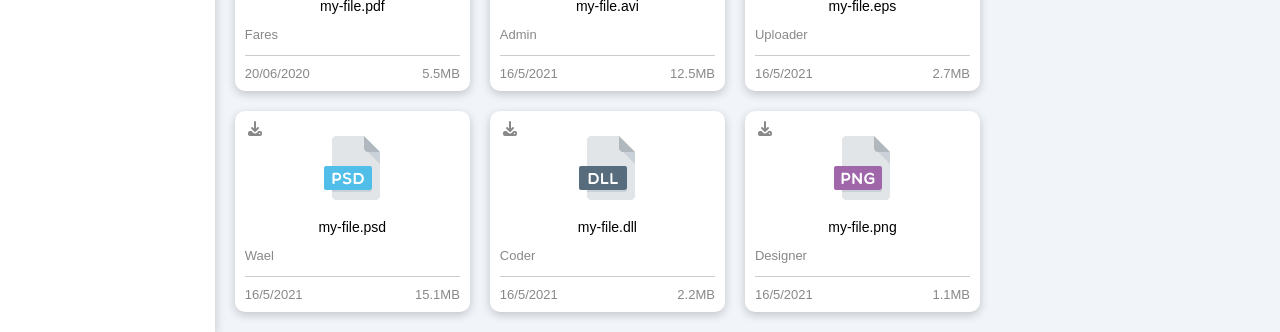
<file: files.html>
<!DOCTYPE html>
<html lang="en">
  <head>
  <meta charset="UTF-8">
  <meta http-equiv="X-UA-Compatible" content="IE=edge">
  <meta name="viewport" content="width=device-width, initial-scale=1.0">
  <link rel="stylesheet" href="css/all.min.css">
  <link rel="stylesheet" href="css/framework.css">
  <link rel="stylesheet" href="css/master.css">
  <link rel="preconnect" href="https://fonts.googleapis.com">
  <link rel="preconnect" href="https://fonts.gstatic.com" crossorigin>
  <link href="https://fonts.googleapis.com/css2?family=Open+Sans:ital,wght@0,300..800;1,300..800&display=swap" rel="stylesheet">
  <title>Files</title>
</head>
<body>
  <!-- start page -->
  <div class="page d-flex">
    <!-- start sidebar -->
    <div class="sidebar box-shadow bg-white p-20 p-rel">
      <h3 class="p-rel txt-c mt-0">Fares</h3>
      <ul>
        <li>
          <a class="d-flex align-c fs-14 c-black   br-6 p-10" href="index.html">
            <i class="fa-regular fa-chart-bar fa-fw"></i>
            <span>Dashboard</span>
          </a>
        </li>
        <li>
          <a class="d-flex align-c fs-14 c-black   br-6 p-10" href="profile.html">
            <i class="fa-regular fa-user"></i>
            <span>Profile</span>
          </a>
        </li>
        <li>
          <a class="d-flex align-c fs-14 c-black   br-6 p-10" href="friends.html">
            <i class="fa-solid fa-user-group"></i>
            <span>Friends</span>
          </a>
        </li>
        <li>
          <a class="d-flex align-c fs-14 c-black   br-6 p-10" href="projects.html">
            <i class="fa-solid fa-diagram-project"></i>
            <span>Projects</span>
          </a>
        </li>
        <li>
          <a class="d-flex align-c fs-14 c-black   br-6 p-10" href="courses.html">
            <i class="fa-solid fa-graduation-cap"></i>
            <span>Courses</span>
          </a>
        </li>
        <li>
          <a class="active d-flex align-c fs-14 c-black   br-6 p-10" href="files.html">
            <i class="fa-regular fa-file"></i>
            <span>Files</span>
          </a>
        </li>
        <li>
          <a class="d-flex align-c fs-14 c-black   br-6 p-10" href="plans.html">
            <i class="fa-regular fa-credit-card"></i>
            <span>Plans</span>
          </a>
        </li>
        <li>
          <a class="d-flex align-c fs-14 c-black   br-6 p-10" href="settings.html">
            <i class="fa-solid fa-gear"></i>
            <span>Settings</span>
          </a>
        </li>
      </ul>
    </div>
    <!-- end sidebar -->
    <!-- start content -->
    <div class="content w-full">
      <!-- start head -->
      <div class="head box-shadow-head p-15 bg-white between-flex">
        <div class="search p-rel">
          <input class="p-10" type="search" placeholder="Search">
        </div>
        <div class="icons d-flex align-c">
          <span class="notification p-rel">
            <i class="fa-regular fa-bell fa-lg"></i>
          </span>
          <img src="image/avatar.png" alt="">
        </div>
      </div>
      <!-- end head -->
      <h1 class="p-rel">Files</h1>
      <!-- start files -->
      <div class="files-page d-flex m-20 gap-20">
        <div class="files-stats box-shadow p-20 bg-white br-10">
          <h2 class="mt-0 mb-15 txt-c-mobile">
            Files Statistics
          </h2>
          <div class="stat d-flex align-c p-10 br-10 mb-15 fs-13">
            <i class="fa-regular fa-file-pdf fa-lg blue c-flex c-blue icon"></i>
            <div class="info">
              <span>PDF Files</span>
              <span class="c-grey d-block mt-5">130 Files</span>
            </div>
            <div class="size c-grey">6.5GB</div>
          </div>
          <div class="stat d-flex align-c p-10 br-10 mb-15 fs-13">
            <i class="fa-regular fa-images fa-lg green c-flex c-green icon"></i>
            <div class="info">
              <span>Images</span>
              <span class="c-grey d-block mt-5">115 Files</span>
            </div>
            <div class="size c-grey">3.5GB</div>
          </div>
          <div class="stat d-flex align-c p-10 br-10 mb-15 fs-13">
            <i class="fa-regular fa-file-word fa-lg red c-flex c-red icon"></i>
            <div class="info">
              <span>Word Files</span>
              <span class="c-grey d-block mt-5">110 Files</span>
            </div>
            <div class="size c-grey">3.2GB</div>
          </div>
          <div class="stat d-flex align-c p-10 br-10 mb-15 fs-13">
            <i class="fa-solid fa-file-csv fa-lg orange c-flex c-orange icon"></i>
            <div class="info">
              <span>CSV Files</span>
              <span class="c-grey d-block mt-5">99 Files</span>
            </div>
            <div class="size c-grey">2.9GB</div>
          </div>
          <a class="upload bg-blue c-white fs-13 br-6 d-block w-fit" href="#">
            <i class="fa-solid fa-angles-up mr-10"></i>
            Upload
          </a>
        </div>
        <div class="files-content d-grid gap-20">
          <div class="file box-shadow bg-white p-10 br-10">
            <i class="fa-solid fa-download c-grey p-abs"></i>
            <div class="icon txt-c">
              <img class="mt-15 mb-15" src="image/pdf.svg">
            </div>
            <div class="txt-c mb-10 fs-14">my-file.pdf</div>
            <p class="c-grey fs-13">Fares</p>
            <div class="info between-flex mt-10 pt-10 fs-13 c-grey">
              <span>20/06/2020</span>
              <span>5.5MB</span>
            </div>
          </div>
          <div class="file box-shadow bg-white p-10 br-10">
            <i class="fa-solid fa-download c-grey p-abs"></i>
            <div class="icon txt-c">
              <img class="mt-15 mb-15" src="image/avi.svg">
            </div>
            <div class="txt-c mb-10 fs-14">my-file.avi</div>
            <p class="c-grey fs-13">Admin</p>
            <div class="info between-flex mt-10 pt-10 fs-13 c-grey">
              <span>16/5/2021</span>
              <span>12.5MB</span>
            </div>
          </div>
          <div class="file box-shadow bg-white p-10 br-10">
            <i class="fa-solid fa-download c-grey p-abs"></i>
            <div class="icon txt-c">
              <img class="mt-15 mb-15" src="image/eps.svg">
            </div>
            <div class="txt-c mb-10 fs-14">my-file.eps</div>
            <p class="c-grey fs-13">Uploader</p>
            <div class="info between-flex mt-10 pt-10 fs-13 c-grey">
              <span>16/5/2021</span>
              <span>2.7MB</span>
            </div>
          </div>
          <div class="file box-shadow bg-white p-10 br-10">
            <i class="fa-solid fa-download c-grey p-abs"></i>
            <div class="icon txt-c">
              <img class="mt-15 mb-15" src="image/psd.svg">
            </div>
            <div class="txt-c mb-10 fs-14">my-file.psd</div>
            <p class="c-grey fs-13">Wael</p>
            <div class="info between-flex mt-10 pt-10 fs-13 c-grey">
              <span>16/5/2021</span>
              <span>15.1MB</span>
            </div>
          </div>
          <div class="file box-shadow bg-white p-10 br-10">
            <i class="fa-solid fa-download c-grey p-abs"></i>
            <div class="icon txt-c">
              <img class="mt-15 mb-15" src="image/dll.svg">
            </div>
            <div class="txt-c mb-10 fs-14">my-file.dll</div>
            <p class="c-grey fs-13">Coder</p>
            <div class="info between-flex mt-10 pt-10 fs-13 c-grey">
              <span>16/5/2021</span>
              <span>2.2MB</span>
            </div>
          </div>
          <div class="file box-shadow bg-white p-10 br-10">
            <i class="fa-solid fa-download c-grey p-abs"></i>
            <div class="icon txt-c">
              <img class="mt-15 mb-15" src="image/png.svg">
            </div>
            <div class="txt-c mb-10 fs-14">my-file.png</div>
            <p class="c-grey fs-13">Designer</p>
            <div class="info between-flex mt-10 pt-10 fs-13 c-grey">
              <span>16/5/2021</span>
              <span>1.1MB</span>
            </div>
          </div>
          <div class="file box-shadow bg-white p-10 br-10">
            <i class="fa-solid fa-download c-grey p-abs"></i>
            <div class="icon txt-c">
              <img class="mt-15 mb-15" src="image/pdf.svg">
            </div>
            <div class="txt-c mb-10 fs-14">my-file.pdf</div>
            <p class="c-grey fs-13">Fares</p>
            <div class="info between-flex mt-10 pt-10 fs-13 c-grey">
              <span>20/06/2020</span>
              <span>5.5MB</span>
            </div>
          </div>
          <div class="file box-shadow bg-white p-10 br-10">
            <i class="fa-solid fa-download c-grey p-abs"></i>
            <div class="icon txt-c">
              <img class="mt-15 mb-15" src="image/avi.svg">
            </div>
            <div class="txt-c mb-10 fs-14">my-file.avi</div>
            <p class="c-grey fs-13">Admin</p>
            <div class="info between-flex mt-10 pt-10 fs-13 c-grey">
              <span>16/5/2021</span>
              <span>12.5MB</span>
            </div>
          </div>
          <div class="file box-shadow bg-white p-10 br-10">
            <i class="fa-solid fa-download c-grey p-abs"></i>
            <div class="icon txt-c">
              <img class="mt-15 mb-15" src="image/eps.svg">
            </div>
            <div class="txt-c mb-10 fs-14">my-file.eps</div>
            <p class="c-grey fs-13">Uploader</p>
            <div class="info between-flex mt-10 pt-10 fs-13 c-grey">
              <span>16/5/2021</span>
              <span>2.7MB</span>
            </div>
          </div>
          <div class="file box-shadow bg-white p-10 br-10">
            <i class="fa-solid fa-download c-grey p-abs"></i>
            <div class="icon txt-c">
              <img class="mt-15 mb-15" src="image/psd.svg">
            </div>
            <div class="txt-c mb-10 fs-14">my-file.psd</div>
            <p class="c-grey fs-13">Wael</p>
            <div class="info between-flex mt-10 pt-10 fs-13 c-grey">
              <span>16/5/2021</span>
              <span>15.1MB</span>
            </div>
          </div>
          <div class="file box-shadow bg-white p-10 br-10">
            <i class="fa-solid fa-download c-grey p-abs"></i>
            <div class="icon txt-c">
              <img class="mt-15 mb-15" src="image/dll.svg">
            </div>
            <div class="txt-c mb-10 fs-14">my-file.dll</div>
            <p class="c-grey fs-13">Coder</p>
            <div class="info between-flex mt-10 pt-10 fs-13 c-grey">
              <span>16/5/2021</span>
              <span>2.2MB</span>
            </div>
          </div>
          <div class="file box-shadow bg-white p-10 br-10">
            <i class="fa-solid fa-download c-grey p-abs"></i>
            <div class="icon txt-c">
              <img class="mt-15 mb-15" src="image/png.svg">
            </div>
            <div class="txt-c mb-10 fs-14">my-file.png</div>
            <p class="c-grey fs-13">Designer</p>
            <div class="info between-flex mt-10 pt-10 fs-13 c-grey">
              <span>16/5/2021</span>
              <span>1.1MB</span>
            </div>
          </div>
          <div class="file box-shadow bg-white p-10 br-10">
            <i class="fa-solid fa-download c-grey p-abs"></i>
            <div class="icon txt-c">
              <img class="mt-15 mb-15" src="image/pdf.svg">
            </div>
            <div class="txt-c mb-10 fs-14">my-file.pdf</div>
            <p class="c-grey fs-13">Fares</p>
            <div class="info between-flex mt-10 pt-10 fs-13 c-grey">
              <span>20/06/2020</span>
              <span>5.5MB</span>
            </div>
          </div>
          <div class="file box-shadow bg-white p-10 br-10">
            <i class="fa-solid fa-download c-grey p-abs"></i>
            <div class="icon txt-c">
              <img class="mt-15 mb-15" src="image/avi.svg">
            </div>
            <div class="txt-c mb-10 fs-14">my-file.avi</div>
            <p class="c-grey fs-13">Admin</p>
            <div class="info between-flex mt-10 pt-10 fs-13 c-grey">
              <span>16/5/2021</span>
              <span>12.5MB</span>
            </div>
          </div>
          <div class="file box-shadow bg-white p-10 br-10">
            <i class="fa-solid fa-download c-grey p-abs"></i>
            <div class="icon txt-c">
              <img class="mt-15 mb-15" src="image/eps.svg">
            </div>
            <div class="txt-c mb-10 fs-14">my-file.eps</div>
            <p class="c-grey fs-13">Uploader</p>
            <div class="info between-flex mt-10 pt-10 fs-13 c-grey">
              <span>16/5/2021</span>
              <span>2.7MB</span>
            </div>
          </div>
          <div class="file box-shadow bg-white p-10 br-10">
            <i class="fa-solid fa-download c-grey p-abs"></i>
            <div class="icon txt-c">
              <img class="mt-15 mb-15" src="image/psd.svg">
            </div>
            <div class="txt-c mb-10 fs-14">my-file.psd</div>
            <p class="c-grey fs-13">Wael</p>
            <div class="info between-flex mt-10 pt-10 fs-13 c-grey">
              <span>16/5/2021</span>
              <span>15.1MB</span>
            </div>
          </div>
          <div class="file box-shadow bg-white p-10 br-10">
            <i class="fa-solid fa-download c-grey p-abs"></i>
            <div class="icon txt-c">
              <img class="mt-15 mb-15" src="image/dll.svg">
            </div>
            <div class="txt-c mb-10 fs-14">my-file.dll</div>
            <p class="c-grey fs-13">Coder</p>
            <div class="info between-flex mt-10 pt-10 fs-13 c-grey">
              <span>16/5/2021</span>
              <span>2.2MB</span>
            </div>
          </div>
          <div class="file box-shadow bg-white p-10 br-10">
            <i class="fa-solid fa-download c-grey p-abs"></i>
            <div class="icon txt-c">
              <img class="mt-15 mb-15" src="image/png.svg">
            </div>
            <div class="txt-c mb-10 fs-14">my-file.png</div>
            <p class="c-grey fs-13">Designer</p>
            <div class="info between-flex mt-10 pt-10 fs-13 c-grey">
              <span>16/5/2021</span>
              <span>1.1MB</span>
            </div>
          </div>
          <div class="file box-shadow bg-white p-10 br-10">
            <i class="fa-solid fa-download c-grey p-abs"></i>
            <div class="icon txt-c">
              <img class="mt-15 mb-15" src="image/pdf.svg">
            </div>
            <div class="txt-c mb-10 fs-14">my-file.pdf</div>
            <p class="c-grey fs-13">Fares</p>
            <div class="info between-flex mt-10 pt-10 fs-13 c-grey">
              <span>20/06/2020</span>
              <span>5.5MB</span>
            </div>
          </div>
          <div class="file box-shadow bg-white p-10 br-10">
            <i class="fa-solid fa-download c-grey p-abs"></i>
            <div class="icon txt-c">
              <img class="mt-15 mb-15" src="image/avi.svg">
            </div>
            <div class="txt-c mb-10 fs-14">my-file.avi</div>
            <p class="c-grey fs-13">Admin</p>
            <div class="info between-flex mt-10 pt-10 fs-13 c-grey">
              <span>16/5/2021</span>
              <span>12.5MB</span>
            </div>
          </div>
          <div class="file box-shadow bg-white p-10 br-10">
            <i class="fa-solid fa-download c-grey p-abs"></i>
            <div class="icon txt-c">
              <img class="mt-15 mb-15" src="image/eps.svg">
            </div>
            <div class="txt-c mb-10 fs-14">my-file.eps</div>
            <p class="c-grey fs-13">Uploader</p>
            <div class="info between-flex mt-10 pt-10 fs-13 c-grey">
              <span>16/5/2021</span>
              <span>2.7MB</span>
            </div>
          </div>
          <div class="file box-shadow bg-white p-10 br-10">
            <i class="fa-solid fa-download c-grey p-abs"></i>
            <div class="icon txt-c">
              <img class="mt-15 mb-15" src="image/psd.svg">
            </div>
            <div class="txt-c mb-10 fs-14">my-file.psd</div>
            <p class="c-grey fs-13">Wael</p>
            <div class="info between-flex mt-10 pt-10 fs-13 c-grey">
              <span>16/5/2021</span>
              <span>15.1MB</span>
            </div>
          </div>
          <div class="file box-shadow bg-white p-10 br-10">
            <i class="fa-solid fa-download c-grey p-abs"></i>
            <div class="icon txt-c">
              <img class="mt-15 mb-15" src="image/dll.svg">
            </div>
            <div class="txt-c mb-10 fs-14">my-file.dll</div>
            <p class="c-grey fs-13">Coder</p>
            <div class="info between-flex mt-10 pt-10 fs-13 c-grey">
              <span>16/5/2021</span>
              <span>2.2MB</span>
            </div>
          </div>
          <div class="file box-shadow bg-white p-10 br-10">
            <i class="fa-solid fa-download c-grey p-abs"></i>
            <div class="icon txt-c">
              <img class="mt-15 mb-15" src="image/png.svg">
            </div>
            <div class="txt-c mb-10 fs-14">my-file.png</div>
            <p class="c-grey fs-13">Designer</p>
            <div class="info between-flex mt-10 pt-10 fs-13 c-grey">
              <span>16/5/2021</span>
              <span>1.1MB</span>
            </div>
          </div>
        </div>
      </div>
      <!-- end files -->
    </div>
    <!-- end content -->
  </div>
  <!-- end page -->
  </body>
</html>
</file>
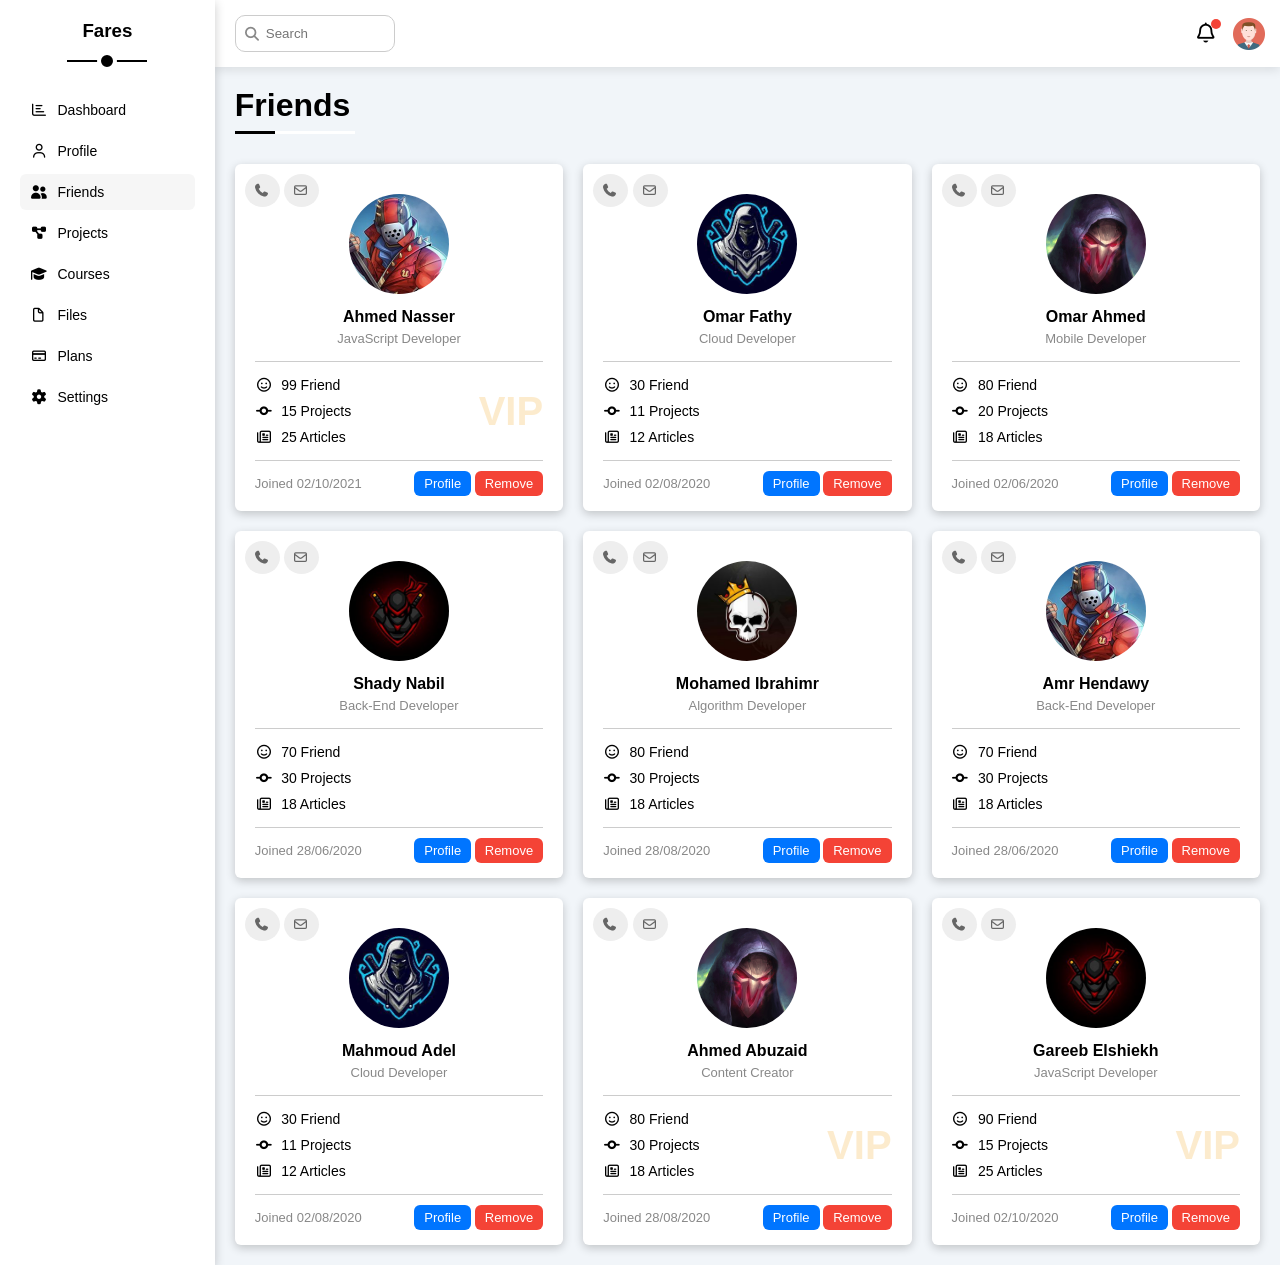
<file: friends.html>
<!DOCTYPE html>
<html lang="en">
  <head>
  <meta charset="UTF-8">
  <meta http-equiv="X-UA-Compatible" content="IE=edge">
  <meta name="viewport" content="width=device-width, initial-scale=1.0">
  <link rel="stylesheet" href="css/all.min.css">
  <link rel="stylesheet" href="css/framework.css">
  <link rel="stylesheet" href="css/master.css">
  <link rel="preconnect" href="https://fonts.googleapis.com">
  <link rel="preconnect" href="https://fonts.gstatic.com" crossorigin>
  <link href="https://fonts.googleapis.com/css2?family=Open+Sans:ital,wght@0,300..800;1,300..800&display=swap" rel="stylesheet">
  <title>Friends</title>
</head>
<body>
  <!-- start page -->
  <div class="page d-flex">
    <!-- start sidebar -->
    <div class="sidebar box-shadow bg-white p-20 p-rel">
      <h3 class="p-rel txt-c mt-0">Fares</h3>
      <ul>
        <li>
          <a class="d-flex align-c fs-14 c-black   br-6 p-10" href="index.html">
            <i class="fa-regular fa-chart-bar fa-fw"></i>
            <span>Dashboard</span>
          </a>
        </li>
        <li>
          <a class="d-flex align-c fs-14 c-black   br-6 p-10" href="profile.html">
            <i class="fa-regular fa-user"></i>
            <span>Profile</span>
          </a>
        </li>
        <li>
          <a class="active d-flex align-c fs-14 c-black   br-6 p-10" href="friends.html">
            <i class="fa-solid fa-user-group"></i>
            <span>Friends</span>
          </a>
        </li>
        <li>
          <a class="d-flex align-c fs-14 c-black   br-6 p-10" href="projects.html">
            <i class="fa-solid fa-diagram-project"></i>
            <span>Projects</span>
          </a>
        </li>
        <li>
          <a class="d-flex align-c fs-14 c-black   br-6 p-10" href="courses.html">
            <i class="fa-solid fa-graduation-cap"></i>
            <span>Courses</span>
          </a>
        </li>
        <li>
          <a class="d-flex align-c fs-14 c-black   br-6 p-10" href="files.html">
            <i class="fa-regular fa-file"></i>
            <span>Files</span>
          </a>
        </li>
        <li>
          <a class="d-flex align-c fs-14 c-black   br-6 p-10" href="plans.html">
            <i class="fa-regular fa-credit-card"></i>
            <span>Plans</span>
          </a>
        </li>
        <li>
          <a class="d-flex align-c fs-14 c-black   br-6 p-10" href="settings.html">
            <i class="fa-solid fa-gear"></i>
            <span>Settings</span>
          </a>
        </li>
      </ul>
    </div>
    <!-- end sidebar -->
    <!-- start content -->
    <div class="content w-full">
      <!-- start head -->
      <div class="head box-shadow-head p-15 bg-white between-flex">
        <div class="search p-rel">
          <input class="p-10" type="search" placeholder="Search">
        </div>
        <div class="icons d-flex align-c">
          <span class="notification p-rel">
            <i class="fa-regular fa-bell fa-lg"></i>
          </span>
          <img src="image/avatar.png" alt="">
        </div>
      </div>
      <!-- end head -->
      <h1 class="p-rel">Friends</h1>
      <!-- start friend -->
      <div class="friends-page d-grid gap-20 m-20">
        <div class="friend box-shadow bg-white br-6 p-20 p-rel">
          <div class="contact">
            <i class="fa-solid fa-phone"></i>
            <i class="fa-regular fa-envelope"></i>
          </div>
          <div class="txt-c">
            <img class="br-full mt-10 mb-10 w-100 h-100" src="image/friend-01.jpg">
            <h4 class="m-0">Ahmed Nasser</h4>
            <p class="c-grey fs-13 mt-5 mb-0">
              JavaScript Developer
            </p>
          </div>
          <div class="icons fs-14 p-rel">
            <div class="mb-10">
              <i class="fa-regular fa-face-smile"></i>
              <span>99 Friend</span>
            </div>
            <div class="mb-10">
              <i class="fa-solid fa-code-commit"></i>
              <span>15 Projects</span>
            </div>
            <div>
              <i class="fa-regular fa-newspaper"></i>
              <span>25 Articles</span>
            </div>
            <span class="vip fw-bold c-orange">VIP</span>
          </div>
          <div class="info between-flex fs-13">
            <span class="c-grey">
              Joined 02/10/2021
            </span>
            <div>
              <a class="bg-blue btn-shape c-white" href="#">Profile</a>
              <a class="bg-red c-white btn-shape" href="#">Remove</a>
            </div>
          </div>
        </div>
        <div class="friend box-shadow bg-white br-6 p-20 p-rel">
          <div class="contact">
            <i class="fa-solid fa-phone"></i>
            <i class="fa-regular fa-envelope"></i>
          </div>
          <div class="txt-c">
            <img class="br-full mt-10 mb-10 w-100 h-100" src="image/friend-02.jpg">
            <h4 class="m-0">Omar Fathy</h4>
            <p class="c-grey fs-13 mt-5 mb-0">
              Cloud Developer
            </p>
          </div>
          <div class="icons fs-14 p-rel">
            <div class="mb-10">
              <i class="fa-regular fa-face-smile"></i>
              <span>30 Friend</span>
            </div>
            <div class="mb-10">
              <i class="fa-solid fa-code-commit"></i>
              <span>11 Projects</span>
            </div>
            <div>
              <i class="fa-regular fa-newspaper"></i>
              <span>12 Articles</span>
            </div>
          </div>
          <div class="info between-flex fs-13">
            <span class="c-grey">
              Joined 02/08/2020
            </span>
            <div>
              <a class="bg-blue btn-shape c-white" href="#">Profile</a>
              <a class="bg-red c-white btn-shape" href="#">Remove</a>
            </div>
          </div>
        </div>
        <div class="friend box-shadow bg-white br-6 p-20 p-rel">
          <div class="contact">
            <i class="fa-solid fa-phone"></i>
            <i class="fa-regular fa-envelope"></i>
          </div>
          <div class="txt-c">
            <img class="br-full mt-10 mb-10 w-100 h-100" src="image/friend-03.jpg">
            <h4 class="m-0">Omar Ahmed</h4>
            <p class="c-grey fs-13 mt-5 mb-0">
              Mobile Developer
            </p>
          </div>
          <div class="icons fs-14 p-rel">
            <div class="mb-10">
              <i class="fa-regular fa-face-smile"></i>
              <span>80 Friend</span>
            </div>
            <div class="mb-10">
              <i class="fa-solid fa-code-commit"></i>
              <span>20 Projects</span>
            </div>
            <div>
              <i class="fa-regular fa-newspaper"></i>
              <span>18 Articles</span>
            </div>
          </div>
          <div class="info between-flex fs-13">
            <span class="c-grey">
              Joined 02/06/2020
            </span>
            <div>
              <a class="bg-blue btn-shape c-white" href="#">Profile</a>
              <a class="bg-red c-white btn-shape" href="#">Remove</a>
            </div>
          </div>
        </div>
        <div class="friend box-shadow bg-white br-6 p-20 p-rel">
          <div class="contact">
            <i class="fa-solid fa-phone"></i>
            <i class="fa-regular fa-envelope"></i>
          </div>
          <div class="txt-c">
            <img class="br-full mt-10 mb-10 w-100 h-100" src="image/friend-04.jpg">
            <h4 class="m-0">Shady Nabil</h4>
            <p class="c-grey fs-13 mt-5 mb-0">
              Back-End Developer
            </p>
          </div>
          <div class="icons fs-14 p-rel">
            <div class="mb-10">
              <i class="fa-regular fa-face-smile"></i>
              <span>70 Friend</span>
            </div>
            <div class="mb-10">
              <i class="fa-solid fa-code-commit"></i>
              <span>30 Projects</span>
            </div>
            <div>
              <i class="fa-regular fa-newspaper"></i>
              <span>18 Articles</span>
            </div>
          </div>
          <div class="info between-flex fs-13">
            <span class="c-grey">
              Joined 28/06/2020
            </span>
            <div>
              <a class="bg-blue btn-shape c-white" href="#">Profile</a>
              <a class="bg-red c-white btn-shape" href="#">Remove</a>
            </div>
          </div>
        </div>
        <div class="friend box-shadow bg-white br-6 p-20 p-rel">
          <div class="contact">
            <i class="fa-solid fa-phone"></i>
            <i class="fa-regular fa-envelope"></i>
          </div>
          <div class="txt-c">
            <img class="br-full mt-10 mb-10 w-100 h-100" src="image/friend-05.jpg">
            <h4 class="m-0">Mohamed Ibrahimr</h4>
            <p class="c-grey fs-13 mt-5 mb-0">
              Algorithm Developer
            </p>
          </div>
          <div class="icons fs-14 p-rel">
            <div class="mb-10">
              <i class="fa-regular fa-face-smile"></i>
              <span>80 Friend</span>
            </div>
            <div class="mb-10">
              <i class="fa-solid fa-code-commit"></i>
              <span>30 Projects</span>
            </div>
            <div>
              <i class="fa-regular fa-newspaper"></i>
              <span>18 Articles</span>
            </div>
          </div>
          <div class="info between-flex fs-13">
            <span class="c-grey">
              Joined 28/08/2020
            </span>
            <div>
              <a class="bg-blue btn-shape c-white" href="#">Profile</a>
              <a class="bg-red c-white btn-shape" href="#">Remove</a>
            </div>
          </div>
        </div>
        <div class="friend box-shadow bg-white br-6 p-20 p-rel">
          <div class="contact">
            <i class="fa-solid fa-phone"></i>
            <i class="fa-regular fa-envelope"></i>
          </div>
          <div class="txt-c">
            <img class="br-full mt-10 mb-10 w-100 h-100" src="image/friend-01.jpg">
            <h4 class="m-0">Amr Hendawy</h4>
            <p class="c-grey fs-13 mt-5 mb-0">
              Back-End Developer
            </p>
          </div>
          <div class="icons fs-14 p-rel">
            <div class="mb-10">
              <i class="fa-regular fa-face-smile"></i>
              <span>70 Friend</span>
            </div>
            <div class="mb-10">
              <i class="fa-solid fa-code-commit"></i>
              <span>30 Projects</span>
            </div>
            <div>
              <i class="fa-regular fa-newspaper"></i>
              <span>18 Articles</span>
            </div>
          </div>
          <div class="info between-flex fs-13">
            <span class="c-grey">
              Joined 28/06/2020
            </span>
            <div>
              <a class="bg-blue btn-shape c-white" href="#">Profile</a>
              <a class="bg-red c-white btn-shape" href="#">Remove</a>
            </div>
          </div>
        </div>
        <div class="friend box-shadow bg-white br-6 p-20 p-rel">
          <div class="contact">
            <i class="fa-solid fa-phone"></i>
            <i class="fa-regular fa-envelope"></i>
          </div>
          <div class="txt-c">
            <img class="br-full mt-10 mb-10 w-100 h-100" src="image/friend-02.jpg">
            <h4 class="m-0">Mahmoud Adel</h4>
            <p class="c-grey fs-13 mt-5 mb-0">
              Cloud Developer
            </p>
          </div>
          <div class="icons fs-14 p-rel">
            <div class="mb-10">
              <i class="fa-regular fa-face-smile"></i>
              <span>30 Friend</span>
            </div>
            <div class="mb-10">
              <i class="fa-solid fa-code-commit"></i>
              <span>11 Projects</span>
            </div>
            <div>
              <i class="fa-regular fa-newspaper"></i>
              <span>12 Articles</span>
            </div>
          </div>
          <div class="info between-flex fs-13">
            <span class="c-grey">
              Joined 02/08/2020
            </span>
            <div>
              <a class="bg-blue btn-shape c-white" href="#">Profile</a>
              <a class="bg-red c-white btn-shape" href="#">Remove</a>
            </div>
          </div>
        </div>
        <div class="friend box-shadow bg-white br-6 p-20 p-rel">
          <div class="contact">
            <i class="fa-solid fa-phone"></i>
            <i class="fa-regular fa-envelope"></i>
          </div>
          <div class="txt-c">
            <img class="br-full mt-10 mb-10 w-100 h-100" src="image/friend-03.jpg">
            <h4 class="m-0">Ahmed Abuzaid</h4>
            <p class="c-grey fs-13 mt-5 mb-0">
              Content Creator
            </p>
          </div>
          <div class="icons fs-14 p-rel">
            <div class="mb-10">
              <i class="fa-regular fa-face-smile"></i>
              <span>80 Friend</span>
            </div>
            <div class="mb-10">
              <i class="fa-solid fa-code-commit"></i>
              <span>30 Projects</span>
            </div>
            <div>
              <i class="fa-regular fa-newspaper"></i>
              <span>18 Articles</span>
            </div>
            <span class="vip fw-bold c-orange">VIP</span>
          </div>
          <div class="info between-flex fs-13">
            <span class="c-grey">
              Joined 28/08/2020
            </span>
            <div>
              <a class="bg-blue btn-shape c-white" href="#">Profile</a>
              <a class="bg-red c-white btn-shape" href="#">Remove</a>
            </div>
          </div>
        </div>
        <div class="friend box-shadow bg-white br-6 p-20 p-rel">
          <div class="contact">
            <i class="fa-solid fa-phone"></i>
            <i class="fa-regular fa-envelope"></i>
          </div>
          <div class="txt-c">
            <img class="br-full mt-10 mb-10 w-100 h-100" src="image/friend-04.jpg">
            <h4 class="m-0">Gareeb Elshiekh</h4>
            <p class="c-grey fs-13 mt-5 mb-0">
              JavaScript Developer
            </p>
          </div>
          <div class="icons fs-14 p-rel">
            <div class="mb-10">
              <i class="fa-regular fa-face-smile"></i>
              <span>90 Friend</span>
            </div>
            <div class="mb-10">
              <i class="fa-solid fa-code-commit"></i>
              <span>15 Projects</span>
            </div>
            <div>
              <i class="fa-regular fa-newspaper"></i>
              <span>25 Articles</span>
            </div>
            <span class="vip fw-bold c-orange">VIP</span>
          </div>
          <div class="info between-flex fs-13">
            <span class="c-grey">
              Joined 02/10/2020
            </span>
            <div>
              <a class="bg-blue btn-shape c-white" href="#">Profile</a>
              <a class="bg-red c-white btn-shape" href="#">Remove</a>
            </div>
          </div>
        </div>
      </div>
      <!-- end friend -->
    </div>
    <!-- end content -->
  </div>
  <!-- end page -->
  </body>
</html>
</file>
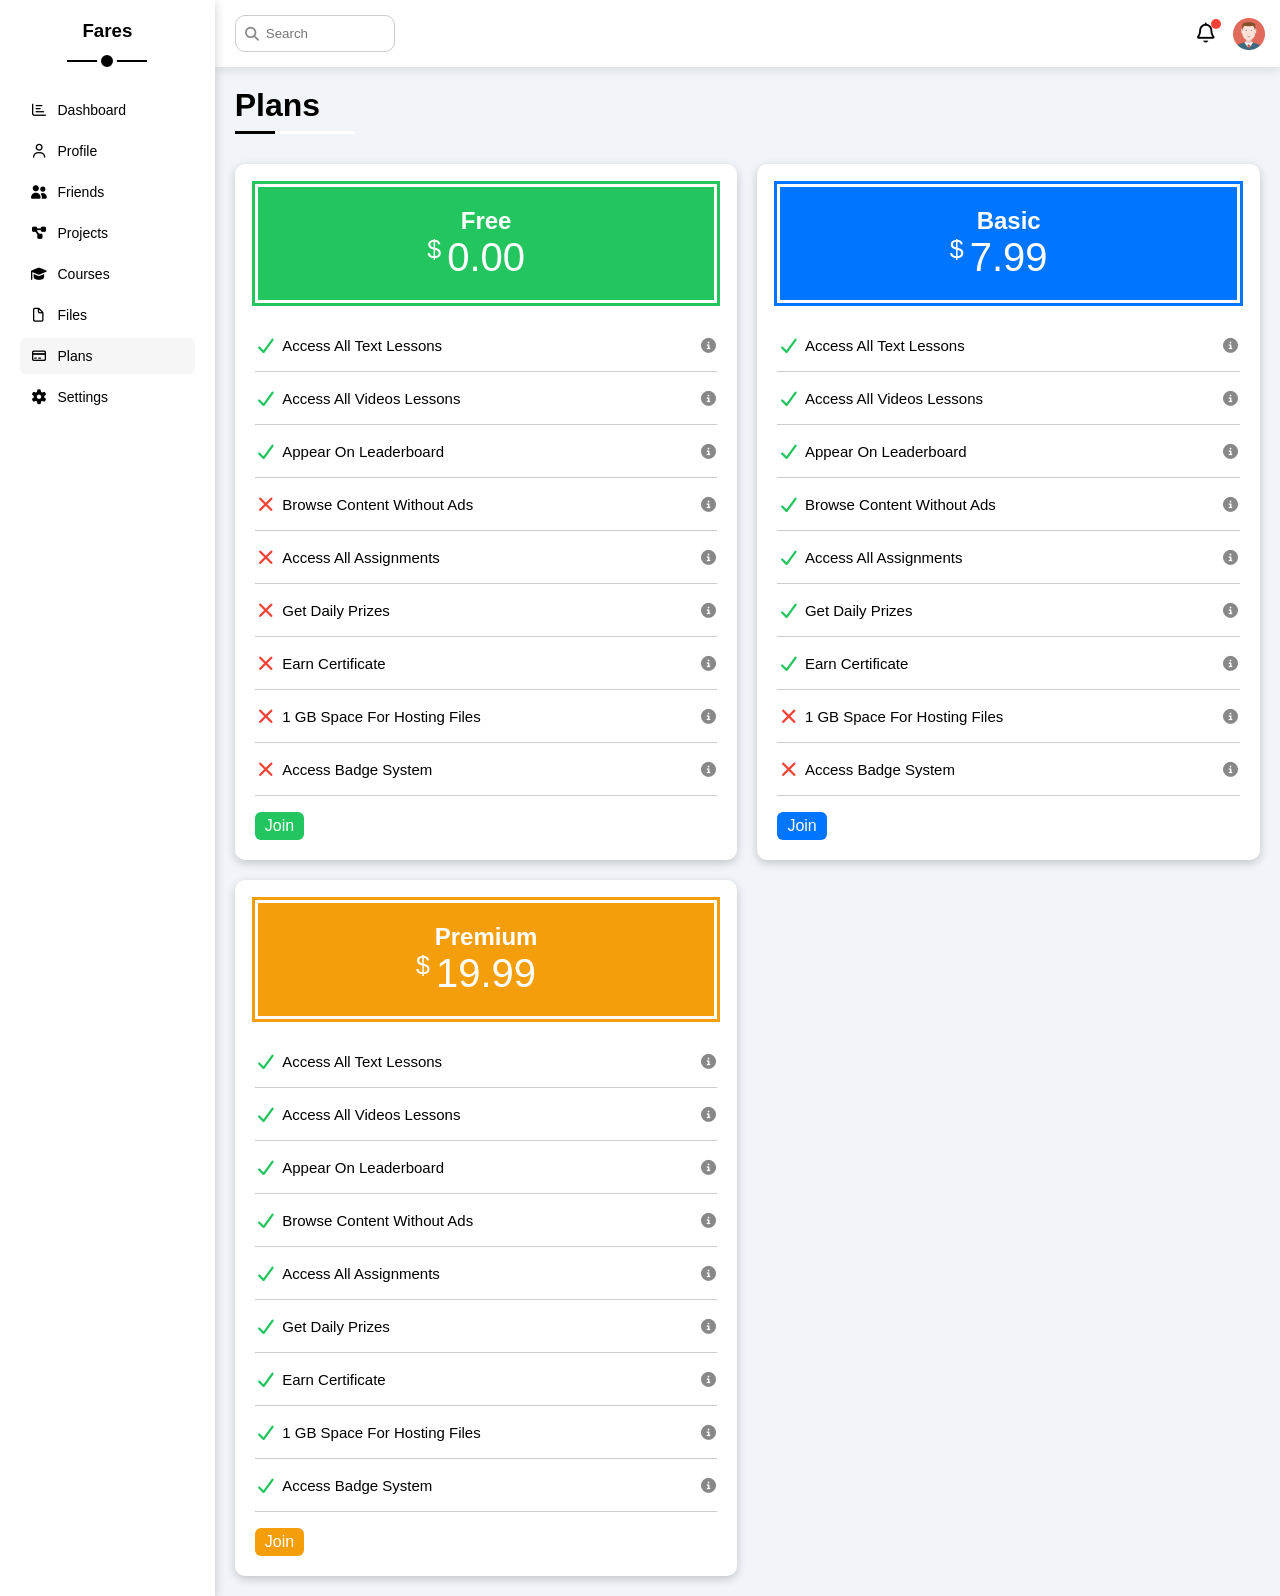
<file: plans.html>
<!DOCTYPE html>
<html lang="en">
  <head>
  <meta charset="UTF-8">
  <meta http-equiv="X-UA-Compatible" content="IE=edge">
  <meta name="viewport" content="width=device-width, initial-scale=1.0">
  <link rel="stylesheet" href="css/all.min.css">
  <link rel="stylesheet" href="css/framework.css">
  <link rel="stylesheet" href="css/master.css">
  <link rel="preconnect" href="https://fonts.googleapis.com">
  <link rel="preconnect" href="https://fonts.gstatic.com" crossorigin>
  <link href="https://fonts.googleapis.com/css2?family=Open+Sans:ital,wght@0,300..800;1,300..800&display=swap" rel="stylesheet">
  <title>Plans</title>
</head>
<body>
  <!-- start page -->
  <div class="page d-flex">
    <!-- start sidebar -->
    <div class="sidebar box-shadow bg-white p-20 p-rel">
      <h3 class="p-rel txt-c mt-0">Fares</h3>
      <ul>
        <li>
          <a class="d-flex align-c fs-14 c-black   br-6 p-10" href="index.html">
            <i class="fa-regular fa-chart-bar fa-fw"></i>
            <span>Dashboard</span>
          </a>
        </li>
        <li>
          <a class="d-flex align-c fs-14 c-black   br-6 p-10" href="profile.html">
            <i class="fa-regular fa-user"></i>
            <span>Profile</span>
          </a>
        </li>
        <li>
          <a class="d-flex align-c fs-14 c-black   br-6 p-10" href="friends.html">
            <i class="fa-solid fa-user-group"></i>
            <span>Friends</span>
          </a>
        </li>
        <li>
          <a class="d-flex align-c fs-14 c-black   br-6 p-10" href="projects.html">
            <i class="fa-solid fa-diagram-project"></i>
            <span>Projects</span>
          </a>
        </li>
        <li>
          <a class="d-flex align-c fs-14 c-black   br-6 p-10" href="courses.html">
            <i class="fa-solid fa-graduation-cap"></i>
            <span>Courses</span>
          </a>
        </li>
        <li>
          <a class="d-flex align-c fs-14 c-black   br-6 p-10" href="files.html">
            <i class="fa-regular fa-file"></i>
            <span>Files</span>
          </a>
        </li>
        <li>
          <a class="active d-flex align-c fs-14 c-black   br-6 p-10" href="plans.html">
            <i class="fa-regular fa-credit-card"></i>
            <span>Plans</span>
          </a>
        </li>
        <li>
          <a class="d-flex align-c fs-14 c-black   br-6 p-10" href="settings.html">
            <i class="fa-solid fa-gear"></i>
            <span>Settings</span>
          </a>
        </li>
      </ul>
    </div>
    <!-- end sidebar -->
    <!-- start content -->
    <div class="content w-full">
      <!-- start head -->
      <div class="head box-shadow-head p-15 bg-white between-flex">
        <div class="search p-rel">
          <input class="p-10" type="search" placeholder="Search">
        </div>
        <div class="icons d-flex align-c">
          <span class="notification p-rel">
            <i class="fa-regular fa-bell fa-lg"></i>
          </span>
          <img src="image/avatar.png" alt="">
        </div>
      </div>
      <!-- end head -->
      <h1 class="p-rel">Plans</h1>
      <!-- start plans -->
      <div class="plans-page d-grid m-20 gap-20">
        <div class="plan box-shadow br-10 green bg-white p-20">
          <div class="top bg-green txt-c p-20">
            <h2 class="m-0 c-white">Free</h2>
            <div class="price c-white">
              <span>$</span>
              0.00
            </div>
          </div>
          <ul>
            <li>
              <i class="fa-solid fa-check fa-fw yes"></i>
              <span>Access All Text Lessons</span>
              <i class="fa-solid fa-circle-info help"></i>
            </li>
            <li>
              <i class="fa-solid fa-check fa-fw yes"></i>
              <span>Access All Videos Lessons</span>
              <i class="fa-solid fa-circle-info help"></i>
            </li>
            <li>
              <i class="fa-solid fa-check fa-fw yes"></i>
              <span>Appear On Leaderboard</span>
              <i class="fa-solid fa-circle-info help"></i>
            </li>
            <li>
              <i class="fa-solid fa-xmark fa-fw"></i>
              <span>Browse Content Without Ads</span>
              <i class="fa-solid fa-circle-info help"></i>
            </li>
            <li>
              <i class="fa-solid fa-xmark fa-fw"></i>
              <span>Access All Assignments</span>
              <i class="fa-solid fa-circle-info help"></i>
            </li>
            <li>
              <i class="fa-solid fa-xmark fa-fw"></i>
              <span>Get Daily Prizes</span>
              <i class="fa-solid fa-circle-info help"></i>
            </li>
            <li>
              <i class="fa-solid fa-xmark fa-fw"></i>
              <span>Earn Certificate</span>
              <i class="fa-solid fa-circle-info help"></i>
            </li>
            <li>
              <i class="fa-solid fa-xmark fa-fw"></i>
              <span>1 GB Space For Hosting Files</span>
              <i class="fa-solid fa-circle-info help"></i>
            </li>
            <li>
              <i class="fa-solid fa-xmark fa-fw"></i>
              <span>Access Badge System</span>
              <i class="fa-solid fa-circle-info help"></i>
            </li>
          </ul>
          <a class="btn-shape bg-green c-white d-block w-fit" href="#">Join</a>
        </div>
        <div class="plan box-shadow br-10 blue bg-white p-20">
          <div class="top bg-blue txt-c p-20">
            <h2 class="m-0 c-white">Basic</h2>
            <div class="price c-white">
              <span>$</span>
              7.99
            </div>
          </div>
          <ul>
            <li>
              <i class="fa-solid fa-check fa-fw yes"></i>
              <span>Access All Text Lessons</span>
              <i class="fa-solid fa-circle-info help"></i>
            </li>
            <li>
              <i class="fa-solid fa-check fa-fw yes"></i>
              <span>Access All Videos Lessons</span>
              <i class="fa-solid fa-circle-info help"></i>
            </li>
            <li>
              <i class="fa-solid fa-check fa-fw yes"></i>
              <span>Appear On Leaderboard</span>
              <i class="fa-solid fa-circle-info help"></i>
            </li>
            <li>
              <i class="fa-solid fa-check fa-fw yes"></i>
              <span>Browse Content Without Ads</span>
              <i class="fa-solid fa-circle-info help"></i>
            </li>
            <li>
              <i class="fa-solid fa-check fa-fw yes"></i>
              <span>Access All Assignments</span>
              <i class="fa-solid fa-circle-info help"></i>
            </li>
            <li>
              <i class="fa-solid fa-check fa-fw yes"></i>
              <span>Get Daily Prizes</span>
              <i class="fa-solid fa-circle-info help"></i>
            </li>
            <li>
              <i class="fa-solid fa-check fa-fw yes"></i>
              <span>Earn Certificate</span>
              <i class="fa-solid fa-circle-info help"></i>
            </li>
            <li>
              <i class="fa-solid fa-xmark fa-fw"></i>
              <span>1 GB Space For Hosting Files</span>
              <i class="fa-solid fa-circle-info help"></i>
            </li>
            <li>
              <i class="fa-solid fa-xmark fa-fw"></i>
              <span>Access Badge System</span>
              <i class="fa-solid fa-circle-info help"></i>
            </li>
          </ul>
          <a class="btn-shape bg-blue c-white d-block w-fit" href="#">Join</a>
        </div>
        <div class="plan box-shadow br-10 orange bg-white p-20">
          <div class="top bg-orange txt-c p-20">
            <h2 class="m-0 c-white">Premium</h2>
            <div class="price c-white">
              <span>$</span>
              19.99
            </div>
          </div>
          <ul>
            <li>
              <i class="fa-solid fa-check fa-fw yes"></i>
              <span>Access All Text Lessons</span>
              <i class="fa-solid fa-circle-info help"></i>
            </li>
            <li>
              <i class="fa-solid fa-check fa-fw yes"></i>
              <span>Access All Videos Lessons</span>
              <i class="fa-solid fa-circle-info help"></i>
            </li>
            <li>
              <i class="fa-solid fa-check fa-fw yes"></i>
              <span>Appear On Leaderboard</span>
              <i class="fa-solid fa-circle-info help"></i>
            </li>
            <li>
              <i class="fa-solid fa-check fa-fw yes"></i>
              <span>Browse Content Without Ads</span>
              <i class="fa-solid fa-circle-info help"></i>
            </li>
            <li>
              <i class="fa-solid fa-check fa-fw yes"></i>
              <span>Access All Assignments</span>
              <i class="fa-solid fa-circle-info help"></i>
            </li>
            <li>
              <i class="fa-solid fa-check fa-fw yes"></i>
              <span>Get Daily Prizes</span>
              <i class="fa-solid fa-circle-info help"></i>
            </li>
            <li>
              <i class="fa-solid fa-check fa-fw yes"></i>
              <span>Earn Certificate</span>
              <i class="fa-solid fa-circle-info help"></i>
            </li>
            <li>
              <i class="fa-solid fa-check fa-fw yes"></i>
              <span>1 GB Space For Hosting Files</span>
              <i class="fa-solid fa-circle-info help"></i>
            </li>
            <li>
              <i class="fa-solid fa-check fa-fw yes"></i>
              <span>Access Badge System</span>
              <i class="fa-solid fa-circle-info help"></i>
            </li>
          </ul>
          <a class="btn-shape bg-orange c-white d-block w-fit" href="#">Join</a>
        </div>
      </div>
      <!-- end plans -->
    </div>
    <!-- end content -->
  </div>
  <!-- end page -->
  </body>
</html>
</file>
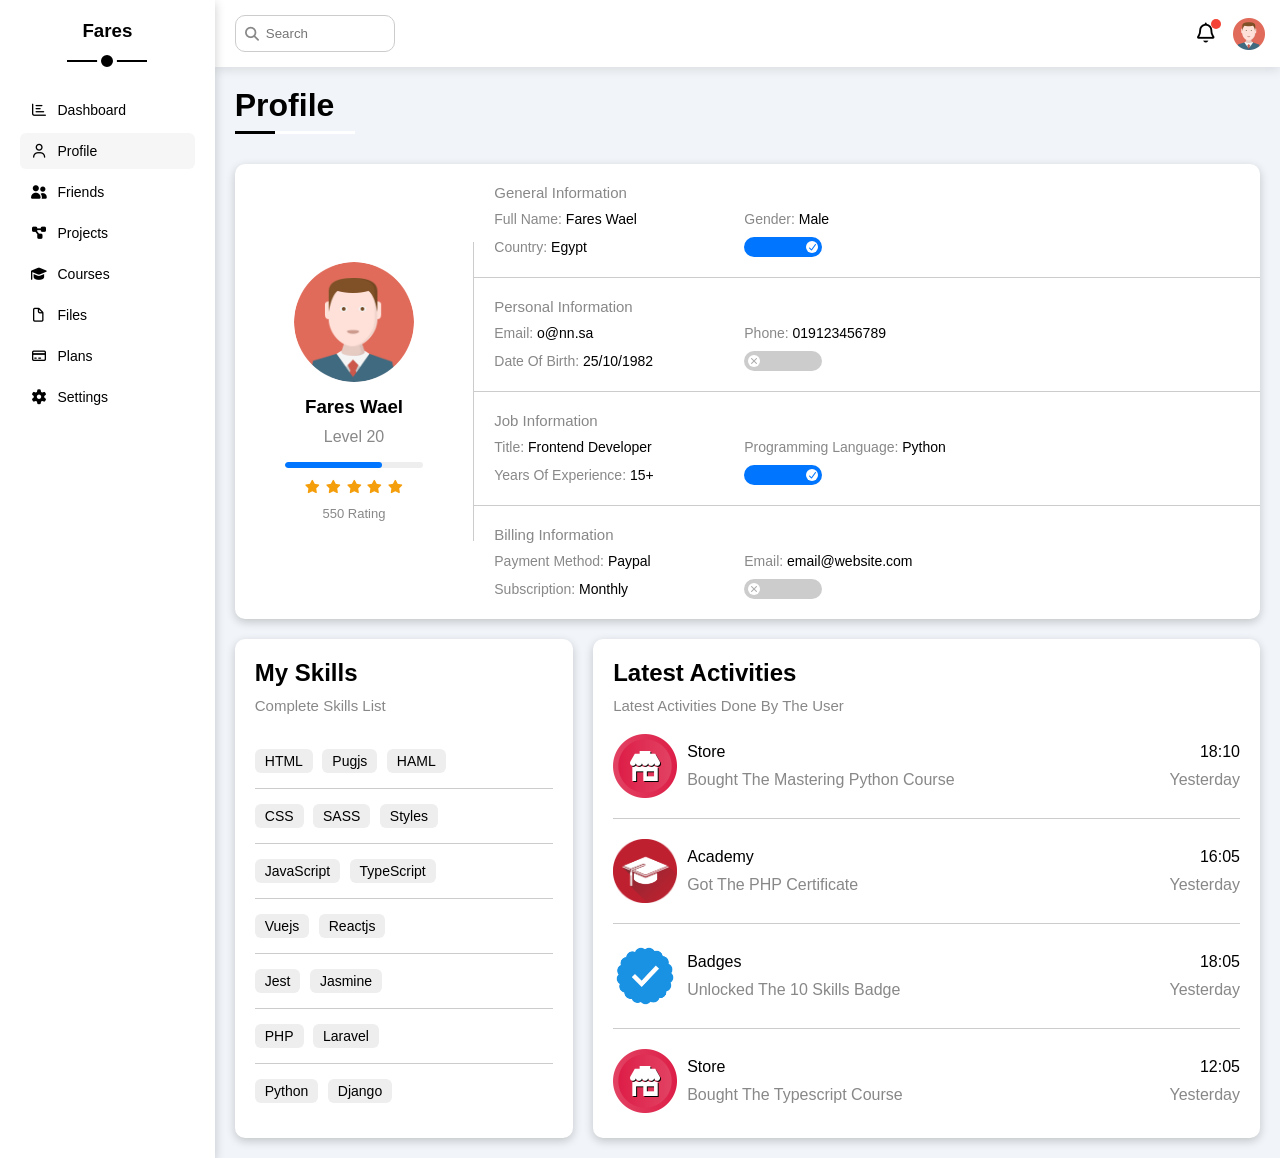
<file: profile.html>
<!DOCTYPE html>
<html lang="en">
  <head>
    <meta charset="UTF-8">
    <meta http-equiv="X-UA-Compatible" content="IE=edge">
    <meta name="viewport" content="width=device-width, initial-scale=1.0">
    <link rel="stylesheet" href="css/all.min.css">
    <link rel="stylesheet" href="css/framework.css">
    <link rel="stylesheet" href="css/master.css">
    <link rel="preconnect" href="https://fonts.googleapis.com">
    <link rel="preconnect" href="https://fonts.gstatic.com" crossorigin>
    <link href="https://fonts.googleapis.com/css2?family=Open+Sans:ital,wght@0,300..800;1,300..800&display=swap" rel="stylesheet">
    <title>Profile</title>
  </head>
  <body>
    <!-- start page -->
    <div class="page d-flex">
      <!-- start sidebar -->
      <div class="sidebar box-shadow bg-white p-20 p-rel">
        <h3 class="p-rel txt-c mt-0">Fares</h3>
        <ul>
          <li>
            <a class="d-flex align-c fs-14 c-black   br-6 p-10" href="index.html">
              <i class="fa-regular fa-chart-bar fa-fw"></i>
              <span>Dashboard</span>
            </a>
          </li>
          <li>
            <a class="active d-flex align-c fs-14 c-black   br-6 p-10" href="profile.html">
              <i class="fa-regular fa-user"></i>
              <span>Profile</span>
            </a>
          </li>
          <li>
            <a class="d-flex align-c fs-14 c-black   br-6 p-10" href="friends.html">
              <i class="fa-solid fa-user-group"></i>
              <span>Friends</span>
            </a>
          </li>
          <li>
            <a class="d-flex align-c fs-14 c-black   br-6 p-10" href="projects.html">
              <i class="fa-solid fa-diagram-project"></i>
              <span>Projects</span>
            </a>
          </li>
          <li>
            <a class="d-flex align-c fs-14 c-black   br-6 p-10" href="courses.html">
              <i class="fa-solid fa-graduation-cap"></i>
              <span>Courses</span>
            </a>
          </li>
          <li>
            <a class="d-flex align-c fs-14 c-black   br-6 p-10" href="files.html">
              <i class="fa-regular fa-file"></i>
              <span>Files</span>
            </a>
          </li>
          <li>
            <a class="d-flex align-c fs-14 c-black   br-6 p-10" href="plans.html">
              <i class="fa-regular fa-credit-card"></i>
              <span>Plans</span>
            </a>
          </li>
          <li>
            <a class="d-flex align-c fs-14 c-black   br-6 p-10" href="settings.html">
              <i class="fa-solid fa-gear"></i>
              <span>Settings</span>
            </a>
          </li>
        </ul>
      </div>
      <!-- end sidebar -->
      <!-- start content -->
      <div class="content w-full">
        <!-- start head -->
        <div class="head box-shadow-head p-15 bg-white between-flex">
          <div class="search p-rel">
            <input class="p-10" type="search" placeholder="Search">
          </div>
          <div class="icons d-flex align-c">
            <span class="notification p-rel">
              <i class="fa-regular fa-bell fa-lg"></i>
            </span>
            <img src="image/avatar.png" alt="">
          </div>
        </div>
        <!-- end head -->
        <h1 class="p-rel">Profile</h1>
        <div class="profile-page m-20">
          <!-- start overview -->
          <div class="overview box-shadow d-flex align-c bg-white br-10">
            <div class="avatar-box txt-c p-20">
              <img src="image/avatar.png" class="br-full mb-10">
              <h3 class="m-0">Fares Wael</h3>
              <p class="c-grey mt-10">Level 20</p>
              <div class="level br-6 bg-eee p-rel">
                <span style="width: 70%;"></span>
              </div>
              <div class="rating mt-10 mb-10">
                <i class="fa-solid fa-star c-orange fs-13"></i>
                <i class="fa-solid fa-star c-orange fs-13"></i>
                <i class="fa-solid fa-star c-orange fs-13"></i>
                <i class="fa-solid fa-star c-orange fs-13"></i>
                <i class="fa-solid fa-star c-orange fs-13"></i>
              </div>
              <p class="c-grey m-0 fs-13">550 Rating</p>
            </div>
            <div class="info-box w-full txt-c-mobile">
              <div class="box box-1 p-20 d-flex align-c">
                <h4 class="c-grey fs-15 m-0 w-full">General Information</h4>
                <div class="fs-14">
                  <span class="c-grey">Full Name:</span>
                  <span>Fares Wael</span>
                </div>
                <div class="fs-14">
                  <span class="c-grey">Gender:</span>
                  <span>Male</span>
                </div>
                <div class="fs-14">
                  <span class="c-grey">Country:</span>
                  <span>Egypt</span>
                </div>
                <div class="fs-14">
                  <label>
                    <input type="checkbox" class="toggle-checkbox" checked>
                    <div class="toggle-switch"></div>
                  </label>
                </div>
              </div>
              <div class="box p-20 d-flex align-c">
                <h4 class="c-grey fs-15 m-0 w-full">Personal Information</h4>
                <div class="fs-14">
                  <span class="c-grey">Email:</span>
                  <span>o@nn.sa</span>
                </div>
                <div class="fs-14">
                  <span class="c-grey">Phone:</span>
                  <span>019123456789</span>
                </div>
                <div class="fs-14">
                  <span class="c-grey">Date Of Birth:</span>
                  <span>25/10/1982</span>
                </div>
                <div class="fs-14">
                  <label>
                    <input type="checkbox" class="toggle-checkbox">
                    <div class="toggle-switch"></div>
                  </label>
                </div>
              </div>
              <div class="box p-20 d-flex align-c">
                <h4 class="c-grey fs-15 m-0 w-full">Job Information</h4>
                <div class="fs-14">
                  <span class="c-grey">Title:</span>
                  <span>Frontend Developer</span>
                </div>
                <div class="fs-14">
                  <span class="c-grey">Programming Language:</span>
                  <span>Python</span>
                </div>
                <div class="fs-14">
                  <span class="c-grey">Years Of Experience:</span>
                  <span>15+</span>
                </div>
                <div class="fs-14">
                  <label>
                    <input type="checkbox" class="toggle-checkbox" checked>
                    <div class="toggle-switch"></div>
                  </label>
                </div>
              </div>
              <div class="box box-2 p-20 d-flex align-c">
                <h4 class="c-grey fs-15 m-0 w-full">Billing Information</h4>
                <div class="fs-14">
                  <span class="c-grey">Payment Method:</span>
                  <span>Paypal</span>
                </div>
                <div class="fs-14">
                  <span class="c-grey">Email:</span>
                  <span>email@website.com</span>
                </div>
                <div class="fs-14">
                  <span class="c-grey">Subscription:</span>
                  <span>Monthly</span>
                </div>
                <div class="fs-14">
                  <label>
                    <input type="checkbox" class="toggle-checkbox">
                    <div class="toggle-switch"></div>
                  </label>
                </div>
              </div>
            </div>
          </div>
          <!-- end overview -->
          <!-- start other-data -->
          <div class="other-data d-flex gap-20">
            <div class="skill-card box-shadow p-20 bg-white br-10 mt-20">
              <h2 class="mt-0 mb-10">My Skills</h2>
              <p class="mt-0 mb-20 c-grey fs-15">
                Complete Skills List
              </p>
              <ul class="m-0 txt-c-mobile">
                <li>
                  <span>HTML</span>
                  <span>Pugjs</span>
                  <span>HAML</span>
                </li>
                <li>
                  <span>CSS</span>
                  <span>SASS</span>
                  <span>Styles</span>
                </li>
                <li>
                  <span>JavaScript</span>
                  <span>TypeScript</span>
                </li>
                <li>
                  <span>Vuejs</span>
                  <span>Reactjs</span>
                </li>
                <li>
                  <span>Jest</span>
                  <span>Jasmine</span>
                </li>
                <li>
                  <span>PHP</span>
                  <span>Laravel</span>
                </li>
                <li>
                  <span>Python</span>
                  <span>Django</span>
                </li>
              </ul>
            </div>
            <div class="activities box-shadow p-20 bg-white br-10 mt-20">
              <h2 class="mt-0 mb-10">Latest Activities</h2>
              <p class="c-grey fs-15 mt-0 mb-20">
                Latest Activities Done By The User
              </p>
              <div class="activity d-flex align-c txt-c-mobile">
                <img src="image/activity-01.png">
                <div class="info">
                  <span class="d-block mb-10">
                    Store
                  </span>
                  <span class="c-grey">
                    Bought The Mastering Python Course
                  </span>
                </div>
                <div class="date">
                  <span class="mb-10 d-block">
                    18:10
                  </span>
                  <span class="c-grey">Yesterday</span> 
                </div>
              </div>
              <div class="activity d-flex align-c txt-c-mobile">
                <img src="image/activity-02.png">
                <div class="info">
                  <span class="d-block mb-10">
                    Academy
                  </span>
                  <span class="c-grey">
                    Got The PHP Certificate
                  </span>
                </div>
                <div class="date">
                  <span class="mb-10 d-block">
                    16:05
                  </span>
                  <span class="c-grey">Yesterday</span> 
                </div>
              </div>
              <div class="activity d-flex align-c txt-c-mobile">
                <img src="image/activity-03.png">
                <div class="info">
                  <span class="d-block mb-10">
                    Badges
                  </span>
                  <span class="c-grey">
                    Unlocked The 10 Skills Badge
                  </span>
                </div>
                <div class="date">
                  <span class="mb-10 d-block">
                    18:05
                  </span>
                  <span class="c-grey">Yesterday</span> 
                </div>
              </div>
              <div class="activity d-flex align-c txt-c-mobile">
                <img src="image/activity-01.png">
                <div class="info">
                  <span class="d-block mb-10">
                    Store
                  </span>
                  <span class="c-grey">
                    Bought The Typescript Course
                  </span>
                </div>
                <div class="date">
                  <span class="mb-10 d-block">
                    12:05
                  </span>
                  <span class="c-grey">Yesterday</span> 
                </div>
              </div>
            </div>
          </div>
          <!-- end other-data -->
        </div>
      </div>
      <!-- end content -->
    </div>
    <!-- end page -->
  </body>
</html>
</file>
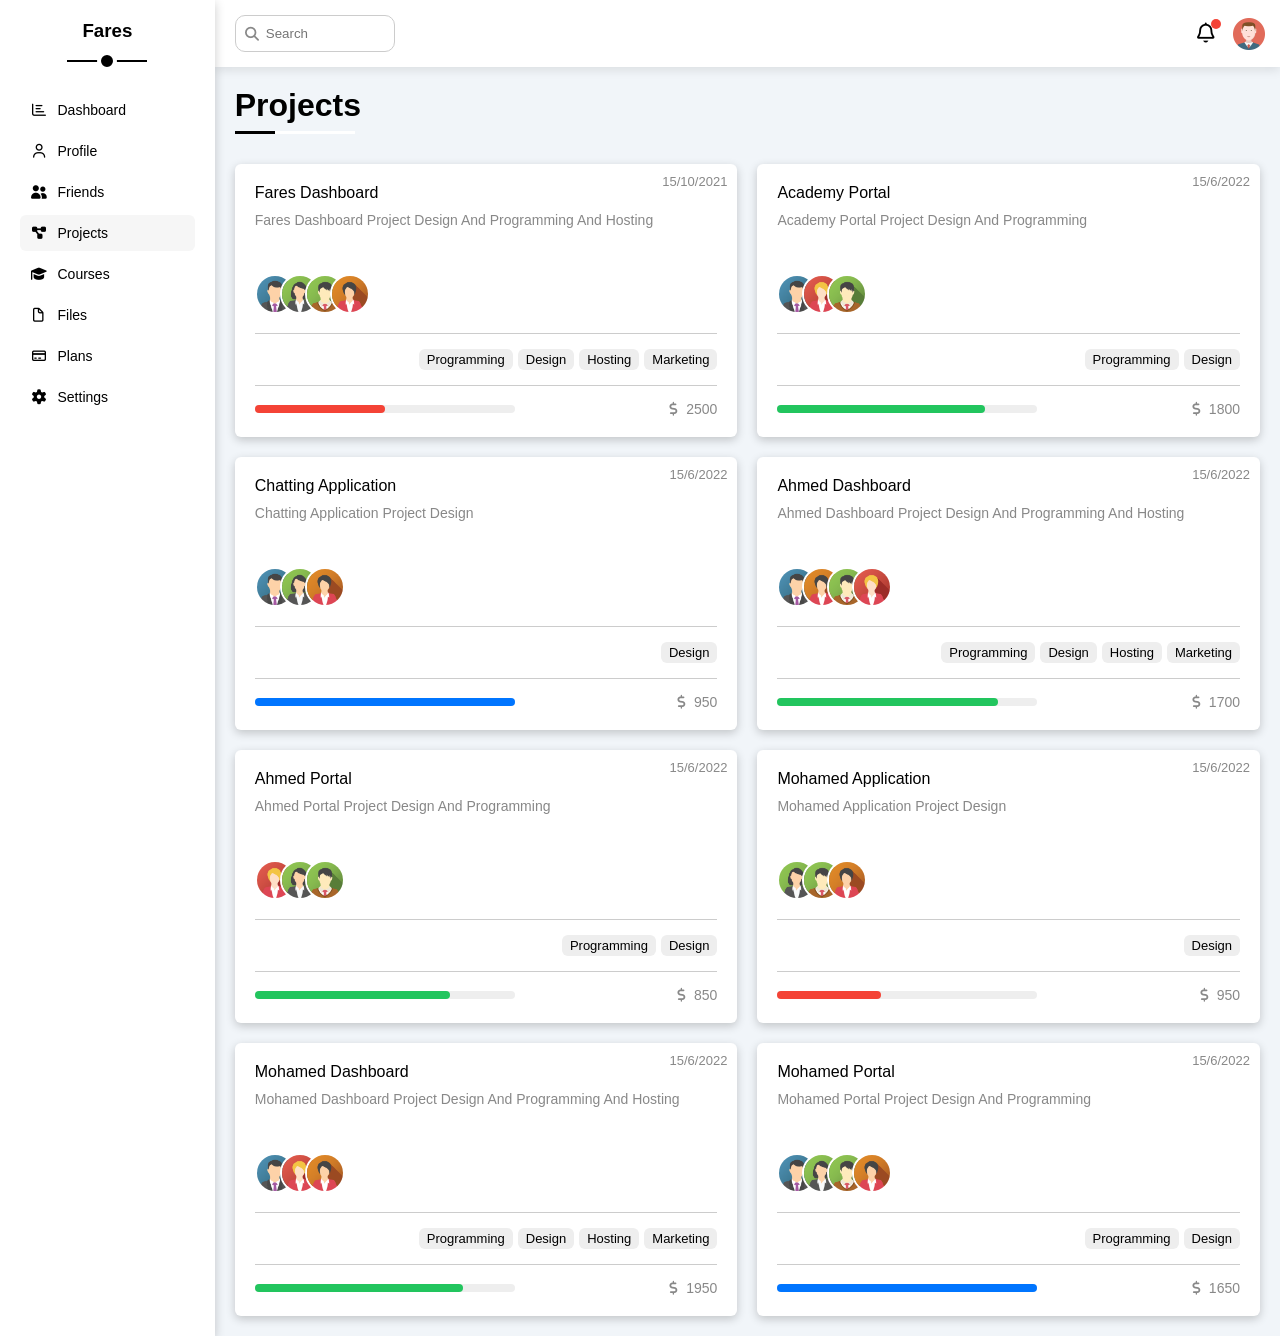
<file: projects.html>
<!DOCTYPE html>
<html lang="en">
  <head>
    <meta charset="UTF-8">
    <meta http-equiv="X-UA-Compatible" content="IE=edge">
    <meta name="viewport" content="width=device-width, initial-scale=1.0">
    <link rel="stylesheet" href="css/all.min.css">
    <link rel="stylesheet" href="css/framework.css">
    <link rel="stylesheet" href="css/master.css">
    <link rel="preconnect" href="https://fonts.googleapis.com">
    <link rel="preconnect" href="https://fonts.gstatic.com" crossorigin>
    <link href="https://fonts.googleapis.com/css2?family=Open+Sans:ital,wght@0,300..800;1,300..800&display=swap" rel="stylesheet">
    <title>Projects</title>
  </head>
  <body>
    <!-- start page -->
    <div class="page d-flex">
      <!-- start sidebar -->
      <div class="sidebar box-shadow bg-white p-20 p-rel">
        <h3 class="p-rel txt-c mt-0">Fares</h3>
        <ul>
          <li>
            <a class="d-flex align-c fs-14 c-black   br-6 p-10" href="index.html">
              <i class="fa-regular fa-chart-bar fa-fw"></i>
              <span>Dashboard</span>
            </a>
          </li>
          <li>
            <a class="d-flex align-c fs-14 c-black   br-6 p-10" href="profile.html">
              <i class="fa-regular fa-user"></i>
              <span>Profile</span>
            </a>
          </li>
          <li>
            <a class="d-flex align-c fs-14 c-black   br-6 p-10" href="friends.html">
              <i class="fa-solid fa-user-group"></i>
              <span>Friends</span>
            </a>
          </li>
          <li>
            <a class="active d-flex align-c fs-14 c-black   br-6 p-10" href="projects.html">
              <i class="fa-solid fa-diagram-project"></i>
              <span>Projects</span>
            </a>
          </li>
          <li>
            <a class="d-flex align-c fs-14 c-black   br-6 p-10" href="courses.html">
              <i class="fa-solid fa-graduation-cap"></i>
              <span>Courses</span>
            </a>
          </li>
          <li>
            <a class="d-flex align-c fs-14 c-black   br-6 p-10" href="files.html">
              <i class="fa-regular fa-file"></i>
              <span>Files</span>
            </a>
          </li>
          <li>
            <a class="d-flex align-c fs-14 c-black   br-6 p-10" href="plans.html">
              <i class="fa-regular fa-credit-card"></i>
              <span>Plans</span>
            </a>
          </li>
          <li>
            <a class="d-flex align-c fs-14 c-black   br-6 p-10" href="settings.html">
              <i class="fa-solid fa-gear"></i>
              <span>Settings</span>
            </a>
          </li>
        </ul>
      </div>
      <!-- end sidebar -->
      <!-- start content -->
      <div class="content w-full">
        <!-- start head -->
        <div class="head box-shadow-head p-15 bg-white between-flex">
          <div class="search p-rel">
            <input class="p-10" type="search" placeholder="Search">
          </div>
          <div class="icons d-flex align-c">
            <span class="notification p-rel">
              <i class="fa-regular fa-bell fa-lg"></i>
            </span>
            <img src="image/avatar.png" alt="">
          </div>
        </div>
        <!-- end head -->
        <h1 class="p-rel">Projects</h1>
        <!-- start projest -->
        <div class="project-page d-grid gap-20 m-20">
          <div class="project box-shadow bg-white p-20 br-6 p-rel">
            <span class="date c-grey fs-13">15/10/2021</span>
            <h4 class="m-0">Fares Dashboard</h4>
            <p class="c-grey mt-10 mb-10 fs-14">
              Fares Dashboard Project Design And Programming And Hosting
            </p>
            <div class="team">
              <a href="#"><img src="image/team-01.png"></a>
              <a href="#"><img src="image/team-02.png"></a>
              <a href="#"><img src="image/team-03.png"></a>
              <a href="#"><img src="image/team-04.png"></a>
            </div>
            <div class="do d-flex">
              <span class="bg-eee fs-13 br-6">
                Programming
              </span>
              <span class="bg-eee fs-13 br-6">
                Design
              </span>
              <span class="bg-eee fs-13 br-6">
                Hosting
              </span>
              <span class="bg-eee fs-13 br-6">
                Marketing
              </span>
            </div>
            <div class="info between-flex">
              <div class="prog bg-eee">
                <span class="bg-red" style="width: 50%;"></span>
              </div>
              <div class="fs-14 c-grey">
                <i class="fa-solid fa-dollar-sign"></i>
                2500
              </div>
            </div>
          </div>
          <div class="project box-shadow bg-white p-20 br-6 p-rel">
            <span class="date c-grey fs-13">15/6/2022</span>
            <h4 class="m-0">Academy Portal</h4>
            <p class="c-grey mt-10 mb-10 fs-14">
              Academy Portal Project Design And Programming
            </p>
            <div class="team">
              <a href="#"><img src="image/team-01.png"></a>
              <a href="#"><img src="image/team-05.png"></a>
              <a href="#"><img src="image/team-03.png"></a>
            </div>
            <div class="do d-flex">
              <span class="bg-eee fs-13 br-6">
                Programming
              </span>
              <span class="bg-eee fs-13 br-6">
                Design
              </span>
            </div>
            <div class="info between-flex">
              <div class="prog bg-eee">
                <span class="bg-green" style="width: 80%;"></span>
              </div>
              <div class="fs-14 c-grey">
                <i class="fa-solid fa-dollar-sign"></i>
                1800
              </div>
            </div>
          </div>
          <div class="project box-shadow bg-white p-20 br-6 p-rel">
            <span class="date c-grey fs-13">15/6/2022</span>
            <h4 class="m-0">Chatting Application</h4>
            <p class="c-grey mt-10 mb-10 fs-14">
              Chatting Application Project Design
            </p>
            <div class="team">
              <a href="#"><img src="image/team-01.png"></a>
              <a href="#"><img src="image/team-02.png"></a>
              <a href="#"><img src="image/team-04.png"></a>
            </div>
            <div class="do d-flex">
              <span class="bg-eee fs-13 br-6">
                Design
              </span>
            </div>
            <div class="info between-flex">
              <div class="prog bg-eee">
                <span class="bg-blue" style="width: 100%;"></span>
              </div>
              <div class="fs-14 c-grey">
                <i class="fa-solid fa-dollar-sign"></i>
                950
              </div>
            </div>
          </div>
          <div class="project box-shadow bg-white p-20 br-6 p-rel">
            <span class="date c-grey fs-13">15/6/2022</span>
            <h4 class="m-0">Ahmed Dashboard</h4>
            <p class="c-grey mt-10 mb-10 fs-14">
              Ahmed Dashboard Project Design And Programming And Hosting
            </p>
            <div class="team">
              <a href="#"><img src="image/team-01.png"></a>
              <a href="#"><img src="image/team-04.png"></a>
              <a href="#"><img src="image/team-03.png"></a>
              <a href="#"><img src="image/team-05.png"></a>
            </div>
            <div class="do d-flex">
              <span class="bg-eee fs-13 br-6">
                Programming
              </span>
              <span class="bg-eee fs-13 br-6">
                Design
              </span>
              <span class="bg-eee fs-13 br-6">
                Hosting
              </span>
              <span class="bg-eee fs-13 br-6">
                Marketing
              </span>
            </div>
            <div class="info between-flex">
              <div class="prog bg-eee">
                <span class="bg-green" style="width: 85%;"></span>
              </div>
              <div class="fs-14 c-grey">
                <i class="fa-solid fa-dollar-sign"></i>
                1700
              </div>
            </div>
          </div>
          <div class="project box-shadow bg-white p-20 br-6 p-rel">
            <span class="date c-grey fs-13">15/6/2022</span>
            <h4 class="m-0">Ahmed Portal</h4>
            <p class="c-grey mt-10 mb-10 fs-14">
              Ahmed Portal Project Design And Programming
            </p>
            <div class="team">
              <a href="#"><img src="image/team-05.png"></a>
              <a href="#"><img src="image/team-02.png"></a>
              <a href="#"><img src="image/team-03.png"></a>
            </div>
            <div class="do d-flex">
              <span class="bg-eee fs-13 br-6">
                Programming
              </span>
              <span class="bg-eee fs-13 br-6">
                Design
              </span>
            </div>
            <div class="info between-flex">
              <div class="prog bg-eee">
                <span class="bg-green" style="width: 75%;"></span>
              </div>
              <div class="fs-14 c-grey">
                <i class="fa-solid fa-dollar-sign"></i>
                850
              </div>
            </div>
          </div>
          <div class="project box-shadow bg-white p-20 br-6 p-rel">
            <span class="date c-grey fs-13">15/6/2022</span>
            <h4 class="m-0">Mohamed Application</h4>
            <p class="c-grey mt-10 mb-10 fs-14">
              Mohamed Application Project Design
            </p>
            <div class="team">
              <a href="#"><img src="image/team-02.png"></a>
              <a href="#"><img src="image/team-03.png"></a>
              <a href="#"><img src="image/team-04.png"></a>
            </div>
            <div class="do d-flex">
              <span class="bg-eee fs-13 br-6">
                Design
              </span>
            </div>
            <div class="info between-flex">
              <div class="prog bg-eee">
                <span class="bg-red" style="width: 40%;"></span>
              </div>
              <div class="fs-14 c-grey">
                <i class="fa-solid fa-dollar-sign"></i>
                950
              </div>
            </div>
          </div>
          <div class="project box-shadow bg-white p-20 br-6 p-rel">
            <span class="date c-grey fs-13">15/6/2022</span>
            <h4 class="m-0">Mohamed Dashboard</h4>
            <p class="c-grey mt-10 mb-10 fs-14">
              Mohamed Dashboard Project Design And Programming And Hosting
            </p>
            <div class="team">
              <a href="#"><img src="image/team-01.png"></a>
              <a href="#"><img src="image/team-05.png"></a>
              <a href="#"><img src="image/team-04.png"></a>
            </div>
            <div class="do d-flex">
              <span class="bg-eee fs-13 br-6">
                Programming
              </span>
              <span class="bg-eee fs-13 br-6">
                Design
              </span>
              <span class="bg-eee fs-13 br-6">
                Hosting
              </span>
              <span class="bg-eee fs-13 br-6">
                Marketing
              </span>
            </div>
            <div class="info between-flex">
              <div class="prog bg-eee">
                <span class="bg-green" style="width: 80%;"></span>
              </div>
              <div class="fs-14 c-grey">
                <i class="fa-solid fa-dollar-sign"></i>
                1950
              </div>
            </div>
          </div>
          <div class="project box-shadow bg-white p-20 br-6 p-rel">
            <span class="date c-grey fs-13">15/6/2022</span>
            <h4 class="m-0">Mohamed Portal</h4>
            <p class="c-grey mt-10 mb-10 fs-14">
              Mohamed Portal Project Design And Programming
            </p>
            <div class="team">
              <a href="#"><img src="image/team-01.png"></a>
              <a href="#"><img src="image/team-02.png"></a>
              <a href="#"><img src="image/team-03.png"></a>
              <a href="#"><img src="image/team-04.png"></a>
            </div>
            <div class="do d-flex">
              <span class="bg-eee fs-13 br-6">
                Programming
              </span>
              <span class="bg-eee fs-13 br-6">
                Design
              </span>
            </div>
            <div class="info between-flex">
              <div class="prog bg-eee">
                <span class="bg-blue" style="width: 100%;"></span>
              </div>
              <div class="fs-14 c-grey">
                <i class="fa-solid fa-dollar-sign"></i>
                1650
              </div>
            </div>
          </div>
          <!-- end projest -->
        </div>
      </div>
      <!-- end content -->
    </div>
    <!-- end page -->
  </body>
</html>
</file>
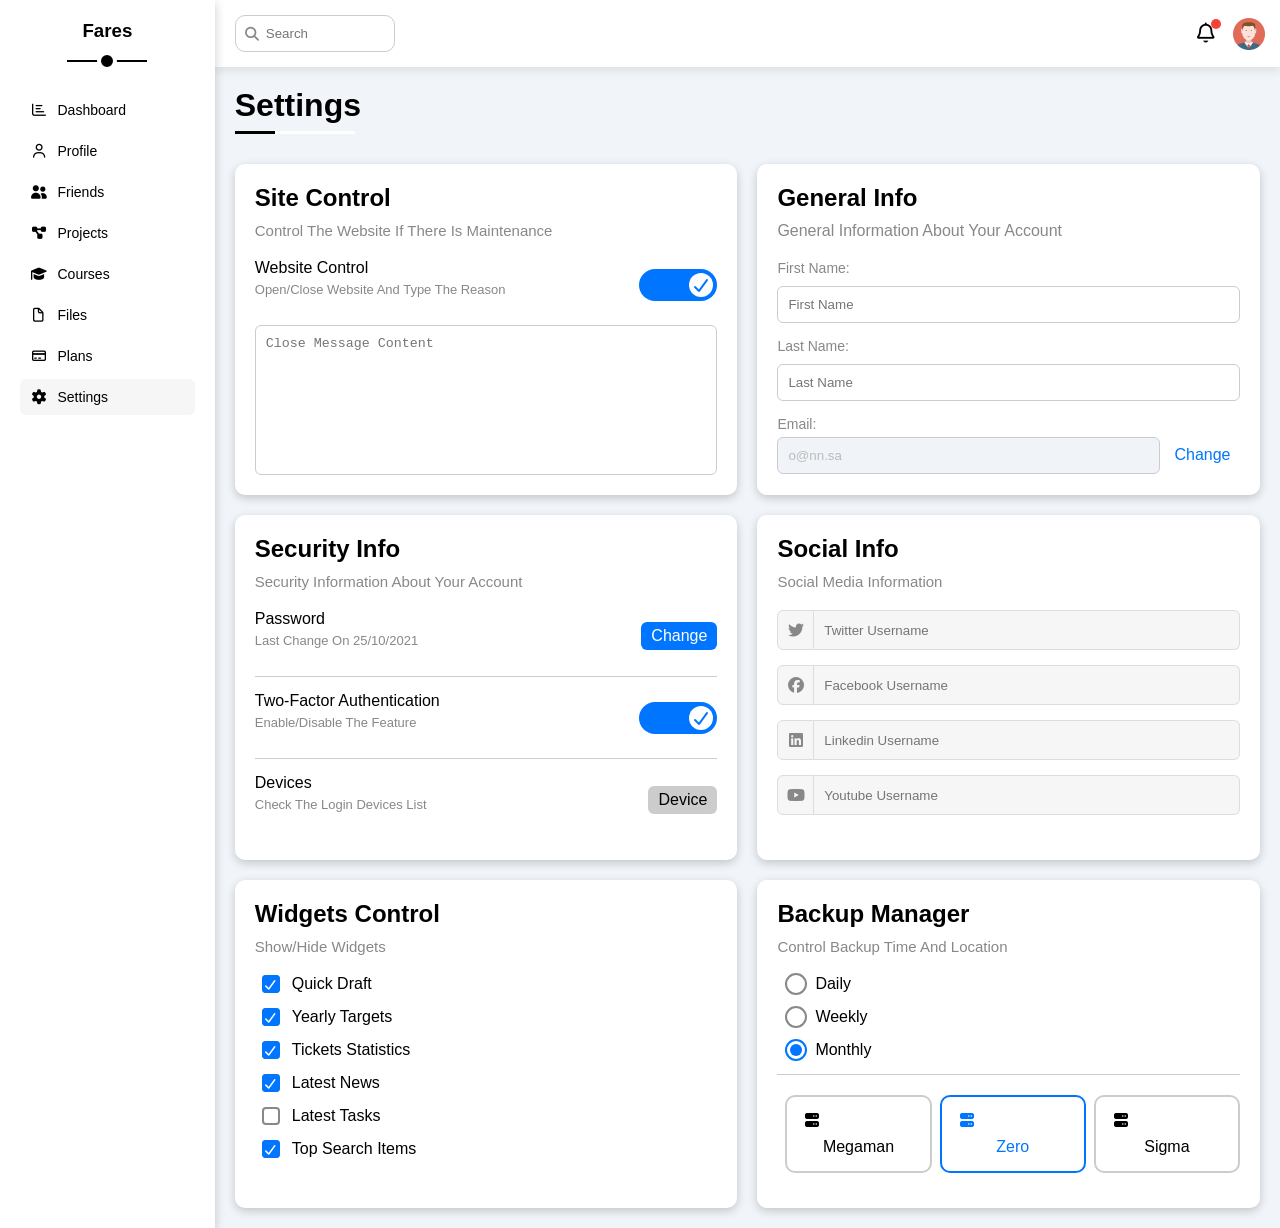
<file: settings.html>
<!DOCTYPE html>
<html lang="en">
  <head>
    <meta charset="UTF-8">
    <meta http-equiv="X-UA-Compatible" content="IE=edge">
    <meta name="viewport" content="width=device-width, initial-scale=1.0">
    <link rel="stylesheet" href="css/all.min.css">
    <link rel="stylesheet" href="css/framework.css">
    <link rel="stylesheet" href="css/master.css">
    <link rel="preconnect" href="https://fonts.googleapis.com">
    <link rel="preconnect" href="https://fonts.gstatic.com" crossorigin>
    <link href="https://fonts.googleapis.com/css2?family=Open+Sans:ital,wght@0,300..800;1,300..800&display=swap" rel="stylesheet">
    <title>Settings</title>
  </head>
  <body>
    <!-- start page -->
    <div class="page d-flex">
      <!-- start sidebar -->
      <div class="sidebar box-shadow bg-white p-20 p-rel">
        <h3 class="p-rel txt-c mt-0">Fares</h3>
        <ul>
          <li>
            <a class="d-flex align-c fs-14 c-black   br-6 p-10" href="index.html">
              <i class="fa-regular fa-chart-bar fa-fw"></i>
              <span>Dashboard</span>
            </a>
          </li>
          <li>
            <a class="d-flex align-c fs-14 c-black   br-6 p-10" href="profile.html">
              <i class="fa-regular fa-user"></i>
              <span>Profile</span>
            </a>
          </li>
          <li>
            <a class="d-flex align-c fs-14 c-black   br-6 p-10" href="friends.html">
              <i class="fa-solid fa-user-group"></i>
              <span>Friends</span>
            </a>
          </li>
          <li>
            <a class="d-flex align-c fs-14 c-black   br-6 p-10" href="projects.html">
              <i class="fa-solid fa-diagram-project"></i>
              <span>Projects</span>
            </a>
          </li>
          <li>
            <a class="d-flex align-c fs-14 c-black   br-6 p-10" href="courses.html">
              <i class="fa-solid fa-graduation-cap"></i>
              <span>Courses</span>
            </a>
          </li>
          <li>
            <a class="d-flex align-c fs-14 c-black   br-6 p-10" href="files.html">
              <i class="fa-regular fa-file"></i>
              <span>Files</span>
            </a>
          </li>
          <li>
            <a class="d-flex align-c fs-14 c-black   br-6 p-10" href="plans.html">
              <i class="fa-regular fa-credit-card"></i>
              <span>Plans</span>
            </a>
          </li>
          <li>
            <a class="active d-flex align-c fs-14 c-black   br-6 p-10" href="settings.html">
              <i class="fa-solid fa-gear"></i>
              <span>Settings</span>
            </a>
          </li>
        </ul>
      </div>
      <!-- end sidebar -->
      <!-- start content -->
      <div class="content w-full">
        <!-- start head -->
        <div class="head box-shadow-head p-15 bg-white between-flex">
          <div class="search p-rel">
            <input class="p-10" type="search" placeholder="Search">
          </div>
          <div class="icons d-flex align-c">
            <span class="notification p-rel">
              <i class="fa-regular fa-bell fa-lg"></i>
            </span>
            <img src="image/avatar.png" alt="">
          </div>
        </div>
        <!-- end head -->
        <h1 class="p-rel">Settings</h1>
        <div class="setting-page m-20 d-grid gap-20">
          <!-- start setting Control -->
          <div class="box-shadow p-20 bg-white br-10">
            <h2 class="mt-0 mb-10">Site Control</h2>
            <p class="mt-0 mb-20 c-grey fs-15">
              Control The Website If There Is Maintenance
            </p>
            <div class="between-flex mb-15">
              <div>
                <span>Website Control</span>
                <p class="c-grey mt-5 mb-0 fs-13">
                  Open/Close Website And Type The Reason
                </p>
              </div>
              <div>
                <label>
                  <input type="checkbox" class="toggle-checkbox" checked>
                  <div class="toggle-switch"></div>
                </label>
              </div>
            </div>
            <textarea class="close-message p-10 br-6 d-block w-full" placeholder="Close Message Content"></textarea>
          </div>
          <!-- end setting Control -->
          <!-- start General Info -->
          <div class="box-shadow p-20 br-10 bg-white">
            <h2 class="mt-0 mb-10">General Info</h2>
            <p class="c-grey mb-20 mt-0 fs-10">
              General Information About Your Account
            </p>
            <div class="mb-15">
              <label class="fs-14 c-grey d-block mb-10" for="first">First Name:</label>
              <input class="first p-10 br-6 d-block w-full" type="text" placeholder="First Name" id="first">
            </div>
            <div class="mb-15">
              <label class="fs-14 c-grey d-block mb-10" for="last">Last Name:</label>
              <input class="last p-10 br-6 d-block w-full" type="text" placeholder="Last Name" id="last">
            </div>
            <div>
              <label class="fs-14 c-grey d-block mb-5" for="email">Email:</label>
              <input class="email p-10 br-6 w-full mr-10" type="email" id="email" value="o@nn.sa" disabled>
              <a class="c-blue" href="#">Change</a>
            </div>
          </div>
          <!-- end General Info -->
          <!-- start Security Info -->
          <div class="p-20 bg-white br-10 box-shadow">
            <h2 class="mt-0 mb-10">Security Info</h2>
            <p class="mt-0 mb-20 c-grey fs-15">
              Security Information About Your Account
            </p>
            <div class="sec-box mb-15 between-flex">
              <div>
                <span>Password</span>
                <p class="c-grey fs-13 mt-5 mb-0">
                  Last Change On 25/10/2021
                </p>
              </div>
              <a class="button bg-blue btn-shape c-white" href="#">Change</a>
            </div>
            <div class="sec-box mb-15 between-flex">
              <div>
                <span>Two-Factor Authentication</span>
                <p class="c-grey fs-13 mt-5 mb-0">
                  Enable/Disable The Feature
                </p>
              </div>
              <label>
                <input class="toggle-checkbox" type="checkbox" checked>
                <div class="toggle-switch"></div>
              </label>
            </div>
            <div class="sec-box between-flex">
              <div>
                <span>Devices</span>
                <p class="c-grey fs-13 mt-5 mb-0">
                  Check The Login Devices List
                </p>
              </div>
              <a class="bg-ccc c-black btn-shape" href="#">Device</a>
            </div>
          </div>
          <!-- end Security Info -->
          <!-- start Social Info -->
          <div class="box-shadow social-box p-20 br-10 bg-white">
            <h2 class="mt-0 mb-10">Social Info</h2>
            <p class="c-grey mb-20 mt-0 fs-15">
              Social Media Information
            </p>
            <div class="d-flex align-c mb-15">
              <i class="fa-brands fa-twitter c-flex c-grey"></i>
              <input class="w-full" type="text" placeholder="Twitter Username">
            </div>
            <div class="d-flex align-c mb-15">
              <i class="fa-brands fa-facebook c-flex c-grey"></i>
              <input class="w-full" type="text" placeholder="Facebook Username">
            </div>
            <div class="d-flex align-c mb-15">
              <i class="fa-brands fa-linkedin c-flex c-grey"></i>
              <input class="w-full" type="text" placeholder="Linkedin Username">
            </div>
            <div class="d-flex align-c">
              <i class="fa-brands fa-youtube c-flex c-grey"></i>
              <input class="w-full" type="text" placeholder="Youtube Username">
            </div>
          </div>
          <!-- end Social Info -->
          <!-- start Widgets Control -->
          <div class="widget-control box-shadow p-20 br-10 bg-white">
            <h2 class="mt-0 mb-10">Widgets Control</h2>
            <p class="mt-0 mb-20 c-grey fs-15">
              Show/Hide Widgets
            </p>
            <div class="control d-flex align-c mb-15">
              <input type="checkbox" id="one" checked>
              <label for="one">Quick Draft</label>
            </div>
            <div class="control d-flex align-c mb-15">
              <input type="checkbox" id="two" checked>
              <label for="two">Yearly Targets</label>
            </div>
            <div class="control d-flex align-c mb-15">
              <input type="checkbox" id="three" checked>
              <label for="three">Tickets Statistics</label>
            </div>
            <div class="control d-flex align-c mb-15">
              <input type="checkbox" id="four" checked>
              <label for="four">Latest News</label>
            </div>
            <div class="control d-flex align-c mb-15">
              <input type="checkbox" id="five">
              <label for="five">Latest Tasks</label>
            </div>
            <div class="control d-flex align-c">
              <input type="checkbox" id="six" checked>
              <label for="six">Top Search Items</label>
            </div>
          </div>
          <!-- end Widgets Control -->
          <!-- start Backup Manager -->
          <div class="backup-control box-shadow p-20 br-10 bg-white">
            <h2 class="mt-0 mb-10">Backup Manager</h2>
            <p class="mt-0 mb-20 c-grey fs-15">
              Control Backup Time And Location
            </p>
            <div class="date d-flex align-c mb-15">
              <input type="radio" name="time" id="daily" checked>
              <label for="daily">
                Daily
              </label>
            </div>
            <div class="date d-flex align-c mb-15">
              <input type="radio" name="time" id="weekly" checked>
              <label for="weekly">
                Weekly
              </label>
            </div>
            <div class="date d-flex align-c mb-15">
              <input type="radio" name="time" id="monthly" checked>
              <label for="monthly">
                Monthly
              </label>
            </div>
            <div class="servers d-flex align-c txt-c">
              <input type="radio" name="servers" id="server-one">
              <div class="server mb-15 w-full br-10">
                <label for="server-one" class="d-block m-15">
                  <i class="fa-solid fa-server d-block mb-10"></i>
                  Megaman
                </label>
              </div>
              <input type="radio" name="servers" id="server-two" checked>
              <div class="server mb-15 w-full br-10">
                <label for="server-two" class="d-block m-15">
                  <i class="fa-solid fa-server d-block mb-10"></i>
                  Zero
                </label>
              </div>
              <input type="radio" name="servers" id="server-three">
              <div class="server mb-15 w-full br-10">
                <label for="server-three" class="d-block m-15">
                  <i class="fa-solid fa-server d-block mb-10"></i>
                  Sigma
                </label>
              </div>
            </div>
          </div>
          <!-- end Backup Manager -->
        </div>
      </div>
      <!-- end content -->
    </div>
    <!-- end page -->
  </body>
</html>
</file>
<file: css/framework.css>
/* start variables */
:root {
  --blue-color: #0075ff;
  --blue-alt-color: #0d69d5;
  --orange-color: #f59e0b;
  --green-color: #22c55e;
  --red-color: #f44336;
  --grey-color: #888;
}
/* start global rules */
/* start shadow */
.box-shadow {
  box-shadow: 0 3px 10px rgba(0 0 0 / 20%);
}

.box-shadow-head {
  box-shadow: 0 3px 10px rgba(0 0 0 / 10%);
}
/* end shadow */
/* start box */
.d-block {
  display: block;
}

@media (max-width: 767px) {
  .block-mobile {
    display: block;
  }
  .hide-mobile {
    display: none;
  }
}

.d-flex {
  display: flex;
}

.align-c {
  align-items: center;
}

.s-b {
  justify-content: space-between;
}

.f-wrap {
  flex-wrap: wrap;
}

.d-grid {
  display: grid;
}

.gap-20 {
  gap: 20px;
}
/* end box */
/* start width + height */
.h-full {
  height: 100%;
}

.h-100 {
  height: 100px;
}

.w-full {
  width: 100%;
}

.w-100 {
  width: 100px;
}

.w-fit {
  width: fit-content;
}
/* end width + height */
/* start padding + margin */
.p-10 {
  padding: 10px;
}

.p-15 {
  padding: 15px;
}

.p-20 {
  padding: 20px;
}

.pt-10 {
  padding-top: 10px;
}

.pt-15 {
  padding-top: 15px;
}

.pt-20 {
  padding-top: 20px;
}

.pb-10 {
  padding-bottom: 10px;
}

.pb-15 {
  padding-bottom: 15px;
}

.pb-20 {
  padding-bottom: 20px;
}

.pl-15 {
  padding-left: 15px;
}

.m-0 {
  margin: 0;
}

.m-15 {
  margin: 15px;
}

.m-20 {
  margin: 20px;
}

.mt-0 {
  margin-top: 0;
}

.mt-5 {
  margin-top: 5px;
}

.mt-10 {
  margin-top: 10px;
}

.mt-15 {
  margin-top: 15px;
}

.mt-20 {
  margin-top: 20px;
}

.mt-25 {
  margin-top: 25px;
}

.mr-0 {
  margin-right: 0;
}

.mr-5 {
  margin-right: 5px;
}

.mr-10 {
  margin-right: 10px;
}

.mr-15 {
  margin-right: 15px;
}

.mb- {
  margin-bottom: 0;
}

.mb-5 {
  margin-bottom: 5px;
}

.mb-10 {
  margin-bottom: 10px;
}

.mb-15 {
  margin-bottom: 15px;
}

.mb-20 {
  margin-bottom: 20px;
}
/* end padding + margin */
/* start color */
.bg-white {
  background-color: white;
}

.bg-eee {
  background-color: #eee;
}

.bg-ccc {
  background-color: #ccc;
}

.bg-blue {
  background-color: var(--blue-color);
}

.bg-orange {
  background-color: var(--orange-color);
}

.bg-green {
  background-color: var(--green-color);
}

.bg-red {
  background-color: var(--red-color);
}

.c-black {
  color: black;
}

.c-red {
  color: var(--red-color);
}

.c-grey {
  color: var(--grey-color);
}

.c-blue {
  color: var(--blue-color);
}

.c-orange {
  color: var(--orange-color);
}

.c-green {
  color: var(--green-color);
}

.c-white {
  color: white;
}
/* end color */
/* start position */
.p-rel {
  position: relative;
}

.p-abs {
  position: absolute;
}
/* end position */
/* start font */
.txt-c {
  text-align: center;
}

@media (max-width: 767px) {
  .txt-c-mobile {
    text-align: center;
  }
}

.fs-13 {
  font-size: 13px;
}

.fs-14 {
  font-size: 14px;
}

.fs-15 {
  font-size: 15px;
}

.fs-25 {
  font-size: 25px;
}

.fw-bold {
  font-weight: bold;
}
/* end font */
/* start border */
.b-none {
  border: none;
}

.br-6 {
  border-radius: 6px;
}

.br-10 {
  border-radius: 10px;
}

.br-full {
  border-radius: 50%;
}
/* end border */
/* start components */
.c-flex {
  display: flex;
  align-items: center;
  justify-content: center;
}

.between-flex {
  display: flex;
  align-items: center;
  justify-content: space-between;
}

.btn-shape {
  padding: 5px 10px;
  border-radius: 6px;
}
/* end components */
</file>
<file: css/master.css>
/* start variables */
:root {
  --blue-color: #0075ff;
  --blue-alt-color: #0d69d5;
  --orange-color: #f59e0b;
  --green-color: #22c55e;
  --red-color: #f44336;
  --grey-color: #888;
}
/* start global rules */
* {
  -webkit-box-sizing: border-box;
  -moz-box-sizing: border-box;
  box-sizing: border-box;
}

*:focus {
  outline: none;
}

html {
  scroll-behavior: smooth;
}

body {
  font-family: 'Cairo', sans-serif;
  margin: 0;
}

ul {
  list-style: none;
  padding: 0;
}

a {
  text-decoration: none;
}
/* small */
@media (min-width: 768px) {
  .container {
    width: 750px;
  }
}
/* medium */
@media (min-width: 992px) {
  .container {
    width: 970px;
  }
}
/* large */
@media (min-width: 1200px) {
  .container {
    width: 1170px;
  }
}

.page {
  background-color: #f1f5f9;
  min-height: 100vh;
}

::-webkit-scrollbar {
  width: 15px;
}

::-webkit-scrollbar-track {
  background-color: white;
}

::-webkit-scrollbar-thumb {
  background-color: var(--blue-color);
}

::-webkit-scrollbar-thumb:hover {
  background-color: var(--blue-alt-color);
}
/* end global rules */
/* start sidebar */
.sidebar {
  width: 250px;
}

.sidebar > h3 {
  margin-bottom: 50px;
}
@media (min-width: 768px) {
  .sidebar > h3::before {
    width: 80px;
    height: 2px;
    bottom: -20px;
  }
  .sidebar > h3::after {
    bottom: -29px;
    width: 12px;
    height: 12px;
    border-radius: 50%;
    border: 4px solid white;
  }
  .sidebar > h3::before,
  .sidebar > h3::after {
    content: "";
    background-color: black;
    transform: translateX(-50%);
    position: absolute;
    left: 50%;
  }
}

.sidebar ul li a {
    transition: 0.3s;
    margin-bottom: 5px;
}

.sidebar ul li a:hover, 
.sidebar ul li a.active {
  background-color: #f6f6f6;
}

.sidebar ul li a span {
  margin-left: 10px;
  font-size: 14px;
}

@media (max-width: 767px) {
  .sidebar {
    width: 58px;
    padding: 10px;
  }
  .sidebar > h3 {
    font-size: 13px;
    margin-bottom: 15px;
  }
  .sidebar ul li a span {
    display: none;
  }
}

h1 {
  margin: 20px 20px 40px;
}

h1::before,
h1::after {
  content: "";
  position: absolute;
  height: 3px;
  left: 0;
  bottom: -10px;
}

h1::before {
background-color: white;
width: 120px;
}

h1::after {
  background-color: black;
  width: 40px;
}
/* end sidebar */
/* start content */
.content {
  overflow: hidden;
}

.head .search input {
  border: 1px solid #ccc;
  border-radius: 10px;
  margin-left: 5px;
  padding-left: 30px;
  width: 160px;
  transition: width 0.3s;
}

.head .search::before {
  font-family: var(--fa-family-classic);
  content: "\f002";
  font-weight: 900;
  font-size: 14px;
  position: absolute;
  left: 15px;
  top: 50%;
  transform: translateY(-50%);
  color: var(--grey-color);
}

.head .search input:focus {
  width: 200px;
  caret-color: var(--grey-color);
}

.head .search input:focus::placeholder {
  opacity: 0;
  transition: 0.3s;
}

.head .icons .notification::before {
  content: "";
  position: absolute;
  height: 10px;
  width: 10px;
  background-color: var(--red-color);
  border-radius: 50%;
  right: -3px;
  top: -6px;
}

.head .icons img {
  height: 32px;
  width: 32px;
  margin-left: 15px;
} 

.wrapper {
  grid-template-columns: repeat(auto-fill, minmax(450px, 1fr));
  margin-left: 20px;
  margin-right: 20px;
  margin-bottom: 20px;
}

@media (max-width: 767px) {
  .wrapper {
    grid-template-columns: minmax(200px, 1fr);
    margin-left: 10px;
    margin-right: 10px;
  }
}
/* end content */
/* start welcome widget */
.welcome {
  overflow: hidden;
}

.welcome .intro img {
  width: 170px;
  margin-bottom: -10px;
}

.welcome .avatar {
  width: 62px;
  height: 62px;
  border: 2px solid white;
  border-radius: 50%;
  padding: 2px;
  margin-left: 20px;
  margin-top: -32px;
  box-shadow: 0 0 5px #ddd;
}

.welcome .body {
  border-top: 1px solid #eee;
  border-bottom: 1px solid #eee;
}

@media (max-width: 767px) {
  .welcome .body {
    display: block;
  }
}

.welcome .body > div {
  flex: 1;
}

@media (max-width: 767px) {
  .welcome .body > div:not(:last-child) {
    margin-bottom: 20px;
  }
}

.welcome .visit {
  margin: 0 15px 15px auto;
  transition: 0.3s;
}

.welcome .visit:hover {
  background-color: var(--blue-alt-color);
}

@media (max-width: 767px) {
  .welcome .intro {
    padding-bottom: 30px;
  }
  .welcome .avatar {
    margin-left: 0;
  }
}
/* end welcome widget */
/* start quick draft widget */
.quick-draft .title:focus::placeholder {
  opacity: 0;
  transition: 0.3s;
}

.quick-draft textarea {
  resize: none;
  min-height: 180px;
}

.quick-draft textarea:focus::placeholder {
  opacity: 0;
  transition: 0.3s;
}

.quick-draft .save {
  margin-left: auto;
  cursor: pointer;
  transition: 0.3s;
}

.quick-draft .save:hover {
  background-color: var(--blue-alt-color);
}
/* end quick draft widget */
/* start Targets widget */
.targets .target-row .icon {
  width: 80px;
  height: 80px;
  margin-right: 15px;
}

.targets .details {
  flex: 1;
}

.targets .details .progress {
  height: 4px;
}

.targets .details .progress > span {
  position: absolute;
  height: 100%;
  left: 0;
  top: 0;
}

.targets .details .progress > span span {
  position: absolute;
  bottom: 15px;
  right: -19px;
  color: white;
  border-radius: 6px;
  padding: 3px 5px;
  font-size: 14px;
}

.targets .details .progress > span span::after {
  content: "";
  position: absolute;
  border-width: 6px;
  border-color: transparent;
  border-style: solid;
  bottom: -10px;
  left: 50%;
  transform: translateX(-50%);
}

.blue .icon,
.blue .progress {
  background-color: rgb(0 117 255 / 20%);
}

.targets .details .progress > .blue span::after {
  border-top-color: var(--blue-color);
}

.orange .icon,
.orange .progress {
  background-color: rgb(245 158 11 / 20%);
}

.targets .details .progress > .orange span::after {
  border-top-color: var(--orange-color);
}

.green .icon,
.green .progress {
  background-color: rgb(34 197 94 / 20%);
}

.targets .details .progress > .green span::after {
  border-top-color: var(--green-color);
}
/* end Targets widget */
/* start ticket widget */
.ticket .box {
  width: calc(50% - 10px);
  border: 1px solid #ccc;
}

@media (max-width: 767px) {
  .ticket .box {
    width: 100%;
  }
}
/* end ticket widget */
/* start latest news widget */
.latest-news .news-box:not(:last-of-type) {
  border-bottom: 1px solid #eee;
  padding-bottom: 20px;
  margin-bottom: 20px;
}

.latest-news .news-box img {
  width: 100px;
  border-radius: 6px;
  margin-right: 15px;
}

.latest-news .info {
  flex-grow: 1;
}

.latest-news .info h3 {
  margin: 0 0 6px;
  font-size: 16px;
}

@media (max-width: 767px) {
  .latest-news .news-box {
    display: block;
  }
  .latest-news .news-box .label {
    margin: 10px auto;
    width: fit-content;
  }
}
/* end latest news widget */
/* start task widget */
.task .task-box:not(:last-of-type) {
  padding-bottom: 15px;
  margin-bottom: 15px;
  border-bottom: 1px solid #eee;
}

.task .info {
  flex-grow: 1;
}

.task .delete {
  cursor: pointer;
  transition: 0.3s;
}

.task .delete:hover {
  color: var(--red-color);
}

.task .done {
  opacity: 0.3;
}

.task .done h3,
.task .done p {
  text-decoration: line-through;
}
/* end task widget */
/* start latest upload widget */
.latest-upload ul li:not(:last-of-type) {
  border-bottom: 1px solid #eee;
}

.latest-upload ul li img {
  width: 40px;
  height: 40px;
}
/* end latest upload widget */
/* start last project progress widget */
.last-project ul::before {
  content: "";
  position: absolute;
  width: 2px;
  height: 100%;
  left: 10px;
  background-color: var(--blue-color);
}

.last-project ul li::before {
  content: "";
  display: block;
  width: 20px;
  height: 20px;
  border-radius: 50%;
  background-color: white;
  border: 2px solid white;
  outline: 2px solid var(--blue-color);
  margin-right: 15px;
  z-index: 1;
}

.last-project ul li.done::before {
  background-color: var(--blue-color);
}

.last-project ul li.current::before {
  animation: change-color 0.8s alternate infinite;
  transition: 0.8s;
}

.last-project .launch-icon {
  position: absolute;
  opacity: 0.1;
  width: 160px;
  bottom: 0;
  right: 0;
}
/* end last project progress widget */
/* start reminder widget */
.reminder ul li .key {
  width: 15px;
  height: 15px;
}

.reminder ul li > .blue {
  border-left: 1px solid var(--blue-color);
}

.reminder ul li > .green {
  border-left: 1px solid var(--green-color);
}

.reminder ul li > .orange {
  border-left: 1px solid var(--orange-color);
}

.reminder ul li > .red {
  border-left: 1px solid var(--red-color);
}
/* end reminder widget */
/* start latest post widget */
.latest-post .avatar {
  width: 48px;
  height: 48px;
}

.latest-post .post-content {
  line-height: 1.8;
  text-transform: capitalize;
  min-height: 140px;
  border-top: 1px solid #e7e7e7;
  border-bottom: 1px solid #e7e7e7;
}
/* end latest post widget */
/* start social media stats widget */
.social-media .box {
  padding-left: 70px;
}

.social-media .box i {
  position: absolute;
  left: 0;
  top: 0;
  width: 52px;
  transition: 0.3s;
}

.social-media .twitter {
  background-color: rgb(29 161 242 / 20%);
  color: #1da1f2;
}

.social-media .twitter i,
.social-media .twitter a {
  background-color: #1da1f2;
}

.social-media .facebook {
  background-color: rgb(24 119 242 / 20%);
  color: #1da1f2;
}

.social-media .facebook i,
.social-media .facebook a {
  background-color: #1877f2;
}

.social-media .youtube {
  background-color: rgb(255 0 0 / 20%);
  color: #ff0000;
}

.social-media .youtube i,
.social-media .youtube  a {
  background-color: #ff0000;
}

.social-media .linkedin {
  background-color: rgb(0 119 181 / 20%);
  color: #0077b5;
}

.social-media .linkedin i,
.social-media .linkedin a {
  background-color: #0077b5;
}

.social-media .box i:hover {
  transform: rotate(8deg);
}
/* end social media stats widget */
/* start project table */
.project .responsive-table {
  overflow-x: auto;
}

.project table {
  min-width: 1000px;
  border-spacing: 0;
}

.project table td {
  padding: 15px;
}

.project thead td {
  background-color: #eee;
  font-weight: bold;
}

.project tbody td {
  border-bottom: 1px solid #eee;
  border-left: 1px solid #eee;
}

.project tbody td:last-child {
  border-right: 1px solid #eee;
}

.project tbody tr:hover td {
  background-color: #faf7f7;
}

.project table img {
  width: 35px;
  height: 35px;
  border-radius: 50%;
  padding: 2px;
  background-color: white;
}

.project table img:not(:first-child) {
  margin-left: -19px;
}
/* end project table */
/* start setting */
.toggle-checkbox {
  -webkit-appearance: none;
  appearance: none;
  display: none;
}

.toggle-switch {
  background-color: #ccc;
  width: 78px;
  height: 32px;
  border-radius: 16px;
  position: relative;
  transition: 0.3s;
  cursor: pointer;
}

.toggle-switch::before {
  font-family: var(--fa-family-classic);
  content: "\f00d";
  font-weight: 900;
  background-color: white;
  width: 24px;
  height: 24px;
  position: absolute;
  border-radius: 50%;
  top: 4px;
  left: 4px;
  display: flex;
  justify-content: center;
  align-items: center;
  color: #aaa;
  transition: 0.3s;
}

.toggle-checkbox:checked + .toggle-switch {
  background-color: var(--blue-color);
}

.toggle-checkbox:checked + .toggle-switch::before {
  content: "\f00c";
  position: absolute;
  left: 50px;
  color: var(--blue-color);
}
/* end setting */
/* start setting Control */
.setting-page {
  grid-template-columns: repeat(auto-fill, minmax(500px, 1fr));
}

@media (max-width: 767px) {
  .setting-page {
    grid-template-columns: minmax(100px, 1fr);
    margin-left: 10px;
    margin-right: 10px;
    gap: 10px;
  }
}

.setting-page .close-message {
  resize: none;
  min-height: 150px;
  border: 1px solid #ccc;
}

.setting-page .close-message:focus::placeholder {
  opacity: 0;
  transition: 0.3s;
}
/* end setting Control */
/* start General Info */
.setting-page .first {
  border: 1px solid #ccc;
}

.setting-page .last {
  border: 1px solid #ccc;
}

.setting-page .first:focus::placeholder,
.setting-page .last:focus::placeholder {
  opacity: 0;
  transition: 0.3s;
}

.setting-page :disabled {
  cursor: no-drop;
  background-color: #f0f4f8;
  color: #bbb;
}

.setting-page .email {
  border: 1px solid #ccc;
  display: inline-flex;
  width: calc(100% - 80px);
}
/* end General Info */
/* start Security Info */
.setting-page .sec-box:not(:last-of-type) {
  border-bottom: 1px solid #ccc;
}

.setting-page .sec-box {
  padding-bottom: 15px;
}

.setting-page .sec-box .button {
  transition: 0.3s;
}

.setting-page .sec-box .button:hover {
  background-color: var(--blue-alt-color);
}

/* end Security Info */
/* start Social Info */
.setting-page .social-box i {
  width: 40px;
  height: 40px;
  background-color: #f6f6f6;
  border: 1px solid #ddd;
  border-radius: 6px 0 0 6px;
  transition: 0.4s;
}

.setting-page .social-box > div:focus-within i {
  color: black;
}

.setting-page .social-box input {
  border: 1px solid #ddd;
  background-color: #f6f6f6;
  border-radius: 0 6px 6px 0;
  padding-left: 10px;
  height: 40px;
  border-left: none;
}

.setting-page .social-box input:focus::placeholder {
  opacity: 0;
  transition: 0.4s;
}
/* end Social Info */
/* start Widgets Control */
.setting-page .widget-control .control label {
  position: relative;
  padding-left: 30px;
  cursor: pointer;
}

.setting-page .widget-control .control label::before {
  content: "";
  position: absolute;
  width: 14px;
  height: 14px;
  top: 50%;
  left: 0;
  border: 2px solid var(--grey-color);
  border-radius: 4px;
  margin-top: -9px;
  transition: 0.3s;
}

.setting-page .widget-control .control label:hover::before {
  border-color: var(--blue-alt-color);
}

.setting-page .widget-control .control label::after {
  font-family: var(--fa-family-classic);
  content: "\f00c";
  font-weight: 900;
  position: absolute;
  left: 0;
  top: 50%;
  margin-top: -9px;
  background-color: var(--blue-color);
  color: white;
  font-size: 12px;
  width: 18px;
  height: 18px;
  border-radius: 4px;
  display: flex;
  align-items: center;
  justify-content: center;
  transform: scale(0) rotate(360deg);
  transition: 0.3s;
}

.setting-page .widget-control .control input[type="checkbox"] {
  -webkit-appearance: none;
  appearance: none;
}

.setting-page .widget-control .control input[type="checkbox"]:checked + label::after {
  transform: scale(1);
}
/* end Widgets Control */
/* start Backup Manager */
.setting-page .backup-control input[type="radio"] {
  -webkit-appearance: none;
  appearance: none;
}

.setting-page .backup-control .date label {
  position: relative;
  padding-left: 30px;
  cursor: pointer;
}

.setting-page .backup-control .date label::before {
  content: "";
  position: absolute;
  width: 18px;
  height: 18px;
  top: 50%;
  left: 0;
  margin-top: -11px;
  border: 2px solid var(--grey-color);
  border-radius: 50%;
}

.setting-page .backup-control .date label:hover::before {
  border-color: var(--blue-color);
}

.setting-page .backup-control .date label::after {
  content: "";
  position: absolute;
  left: 5px;
  top: 3px;
  width: 12px;
  height: 12px;
  background-color: var(--blue-color);
  border-radius: 50%;
  transition: 0.3s;
  transform: scale(0);
}

.setting-page .backup-control .date input[type="radio"]:checked + label::after {
  transform: scale(1);
}

.setting-page .backup-control .date input[type="radio"]:checked + label::before {
  border-color: var(--blue-color);
}

.setting-page .backup-control .servers {
  border-top: 1px solid #ccc;
  padding-top: 20px;
}

@media (max-width: 767px) {
  .setting-page .backup-control .servers {
    flex-wrap: wrap;
  }
}

.setting-page .backup-control .servers .server {
  border: 2px solid #ccc;
  position: relative;
}

.setting-page .backup-control .servers .server label {
  cursor: pointer;
}

.setting-page .backup-control .servers input[type="radio"]:checked + .server {
  border-color: var(--blue-color);
  color: var(--blue-color);
  transition: 0.3s;
}
/* end Backup Manager */
/* start overview */
@media(max-width: 767px) {
  .profile-page .overview {
    flex-direction: column;
  }
}

.profile-page .avatar-box {
  width: 300px;
}

@media(min-width: 768px) {
  .profile-page .avatar-box {
    border-right: 1px solid #ccc;
  }
}

.profile-page .avatar-box > img {
  width:120px;
  height: 120px;
}

.profile-page .avatar-box .level {
  overflow: hidden;
  height: 6px;
  width: 70%;
  margin: auto;
}

.profile-page .avatar-box .level span {
  position: absolute;
  left: 0;
  top: 0;
  height: 100%;
  background-color: var(--blue-color);
  border-radius: 6px;
}

.profile-page .info-box .box {
  flex-wrap: wrap;
  transition: 0.3s;
}

.profile-page .info-box .box:not(:last-of-type) {
  border-bottom: 1px solid #ccc;
}

.profile-page .info-box .box-1:hover {
  border-radius: 0 10px 0 0;
}

.profile-page .info-box .box-2:hover {
  border-radius: 0 0 10px 0;
}

.profile-page .info-box .box:hover {
  background-color: #f9f9f9;
}

.profile-page .info-box .box > div {
  min-width: 250px;
  padding: 10px 0 0;
}

.profile-page .info-box h4 {
  font-weight: normal;
}

.profile-page .info-box .toggle-switch {
  height: 20px;
}

.profile-page .info-box .toggle-switch::before {
  width: 12px;
  height: 12px;
  font-size: 8px;
}

.profile-page .info-box .toggle-checkbox:checked + .toggle-switch::before {
  left: 62px;
}

@media (max-width: 767px) {
  .profile-page .info-box .toggle-switch {
    margin: auto;
  }
}
/* end overview */
/* start other-data */
@media (max-width: 767px) {
  .profile-page .other-data {
    flex-direction: column;
  }
}

.profile-page .skill-card {
  flex-grow: 1;
}

.profile-page .skill-card ul li:not(:last-child) {
  border-bottom: 1px solid #ccc;
}

.profile-page .skill-card ul li {
  padding: 15px 0;
}

.profile-page .skill-card ul li span {
  display: inline-flex;
  padding: 4px 10px;
  background-color: #eee;
  font-size: 14px;
  border-radius: 6px;
}

.profile-page .skill-card ul li span:not(:last-child) {
  margin-right: 5px;
}

.profile-page .activities {
  flex-grow: 2;
}

.profile-page .activity:not(:last-child) {
  border-bottom: 1px solid #ccc;
  margin-bottom: 20px;
  padding-bottom: 20px;
}

.profile-page .activity img {
  height: 64px;
  width: 64px;
  margin-right: 10px;
}

@media (min-width: 768px) {
  .profile-page .activity .date {
    margin-left: auto;
    text-align: right;
  }
}

@media (max-width: 767px) {
  .profile-page .activity {
    flex-direction: column;
  }
  .profile-page .activity img {
    margin-right: 0;
    margin-bottom: 15px;
  }
  .profile-page .activity .date {
    margin-top: 15px;
  }
}
/* end other-data */
/* start projest */
.project-page {
  grid-template-columns: repeat(auto-fill, minmax(500px, 1fr));
}

@media (max-width: 767px) {
  .project-page {
    grid-template-columns: minmax(200px, 1fr);
    margin-left: 10px;
    margin-right: 10px;
    gap: 10px;
  }
}

.project-page .project .date {
  position: absolute;
  right: 10px;
  top: 10px;
}

.project-page .project h4 {
  font-weight: normal;
}

.project-page .project .team {
  position: relative;
  min-height: 80px;
}

.project-page .project .team a {
  position: absolute;
  left: 0;
  bottom: 0;
}

.project-page .project .team a:nth-child(2) {
  left: 25px;
}

.project-page .project .team a:nth-child(3) {
  left: 50px;
}

.project-page .project .team a:nth-child(4) {
  left: 75px;
}

.project-page .project .team a:hover {
  z-index: 1;
}

.project-page .project .team img {
  border-radius: 50%;
  width: 40px;
  height: 40px;
  border: 2px solid white;
}

.project-page .project .do {
  justify-content: flex-end;
  border-top: 1px solid #ccc;
  margin-top: 15px;
  padding-top: 15px;
}

@media (max-width: 767px) {
  .project-page .project .do {
    flex-direction: column;
  }
}

.project-page .project .do span {
  padding: 3px 8px;
  margin-left: 5px;
  width: fit-content;
}

@media (max-width: 767px) {
  .project-page .project .do span:not(:last-child) {
    margin-bottom: 15px;
  }
}

.project-page .project .info {
  border-top: 1px solid #ccc;
  margin-top: 15px;
  padding-top: 15px;
}

@media (max-width: 767px) {
  .project-page .project .info {
    flex-direction: column;
  }
  .project-page .project .info .prog {
    margin-bottom: 15px;
  }
}

.project-page .project .info .prog {
  height: 8px;
  width: 260px;
  position: relative;
  border-radius: 6px;
}

.project-page .project .info .prog span {
  position: absolute;
  left: 0;
  top: 0;
  height: 100%;
  border-radius: 6px;
}
/* end projest */
/* start courses */
.course-page {
  grid-template-columns: repeat(auto-fill, minmax(300px, 1fr));
}

@media (max-width: 767px) {
  .course-page {
    grid-template-columns:  minmax(200px, 1fr);
    margin-left: 10px;
    margin-right: 10px;
    gap: 10px;
  }
}

.course-page .course {
  overflow: hidden;
}

.course-page .course .cover {
  max-width: 100%;
}

.course-page .course .instructor {
  position: absolute;
  border-radius: 50%;
  height: 64px;
  width: 64px;
  top: 20px;
  left: 20px;
  border: 2px solid white;
}

.course-page .course .des {
  line-height: 1.6;
}

.course-page .course .info {
  border-top: 1px solid #ccc;
  font-size: 13px;
}

.course-page .course .info .title {
  position: absolute;
  left: 50%;
  top: -13px;
  transform: translateX(-50%);
  font-size: 13px;
}
/* end courses */
/* start friend */
.friends-page {
  grid-template-columns: repeat(auto-fill, minmax(300px, 1fr));
}

@media (max-width: 767px) {
  .friends-page {
    grid-template-columns:  minmax(200px, 1fr);
    margin-left: 10px;
    margin-right: 10px;
    gap: 10px;
  }
}

.friends-page .friend .contact {
  position: absolute;
  left: 10px;
  top: 10px;
}

.friends-page .friend .contact i {
  background-color: #eee;
  border-radius: 50%;
  color: #666;
  font-size: 13px;
  cursor: pointer;
  transition: 0.3s;
  padding-top: 10px;
  padding-right: 25px;
  padding-bottom: 10px;
  padding-left: 10px;
}

.friends-page .contact i:hover {
  background-color: var(--blue-color);
  color: white;
}

.friends-page .friend .icons {
  border-top: 1px solid #ccc;
  border-bottom: 1px solid #ccc;
  margin-top: 15px;
  margin-bottom: 15px;
  padding-bottom: 15px;
  padding-top: 15px;
}

.friends-page .friend .icons i {
  margin-right: 5px;
}

.friends-page .friend .icons .vip {
  position: absolute;
  font-size: 40px;
  opacity: 0.2;
  top: 50%;
  right: 0;
  transform: translateY(-50%);
}
/* end friend */
/* start files */
.files-page {
  align-items: flex-start;
  flex-direction: row-reverse;
}

@media (max-width: 767px) {
  .files-page {
    flex-direction: column;
    align-items: normal;
  }
}

.files-page .files-stats {
  min-width: 260px;
}

.files-page .stat {
  border: 1px solid #ccc;
}

.files-page .files-stats .icon {
  width: 40px;
  height: 40px;
  margin-right: 10px;
}

.files-page .files-stats .blue {
  background-color: rgb(0 117 255 / 20%);
}

.files-page .files-stats .green {
  background-color: rgb(34 197 94 / 20%);
}

.files-page .files-stats .red {
  background-color: rgb(244 67 54 / 20%);
}

.files-page .files-stats .orange {
  background-color: rgb(245 158 11 / 20%);
}

.files-page .files-stats .size {
  margin-left: auto;
}

.files-page .files-stats .upload {
  margin: 15px auto 0;
  padding: 10px 15px;
  transition: 0.3s;
}

.files-page .files-stats .upload:hover {
  background-color: var(--blue-alt-color);
}

.files-page .files-stats .upload:hover i {
  animation: go-up 0.8s infinite;
}

.files-page .files-content {
  flex: 1;
  grid-template-columns: repeat(auto-fill, minmax(200px, 1fr));
}

.files-page .files-content img {
  width: 64px;
  height: 64px;
  transition: 0.3s;
}

.files-page .files-content .file:hover img {
  transform: rotate(8deg);
}

.files-page .files-content .info {
  border-top: 1px solid #ccc;
}
/* end files */
/* start plans */
.plans-page {
  grid-template-columns: repeat(auto-fill, minmax(450px, 1fr));
}

@media (max-width: 767px) {
  .plans-page {
    grid-template-columns: minmax(250px, 1fr);
    gap: 10px;
    margin-left: 10px;
    margin-right: 10px;
  }
}

.plans-page .plan .top {
  border: 3px solid white;
  outline: 3px solid transparent;
}

.plans-page .plan.green .top {
  outline-color: var(--green-color);
}

.plans-page .plan.blue .top {
  outline-color: var(--blue-color);
}

.plans-page .plan.orange .top {
  outline-color: var(--orange-color);
}

.plans-page .plan .price {
  position: relative;
  font-size: 40px;
  width: fit-content;
  margin: auto;
}

.plans-page .plan .price span {
  position: absolute;
  left: -20px;
  top: 0;
  font-size: 25px;
}

.plans-page .plan ul li {
  padding: 17px 0;
  display: flex;
  align-items: center;
  font-size: 15px;
  border-bottom: 1px solid #ccc;
}

.plans-page .plan ul li i:first-child {
  font-size: 18px;
  margin-right: 5px;
}

.plans-page .plan ul li .yes {
  color: var(--green-color);
}

.plans-page .plan ul li .help {
  margin-left: auto;
  color: var(--grey-color);
  cursor: pointer;
}

.plans-page .plan ul li i:not(.yes, .help) {
  color: var(--red-color);
}
/* end plans */
/* start animation */
@keyframes change-color {
  from {
    background-color: var(--blue-color);
  }
  to {
    background-color: white;
  }
}

@keyframes go-up {
  0%, 100% {
    transform: translateY(0);
  }
  50% {
    transform: translateY(-4px);
  }
}
/* end animation */
</file>
